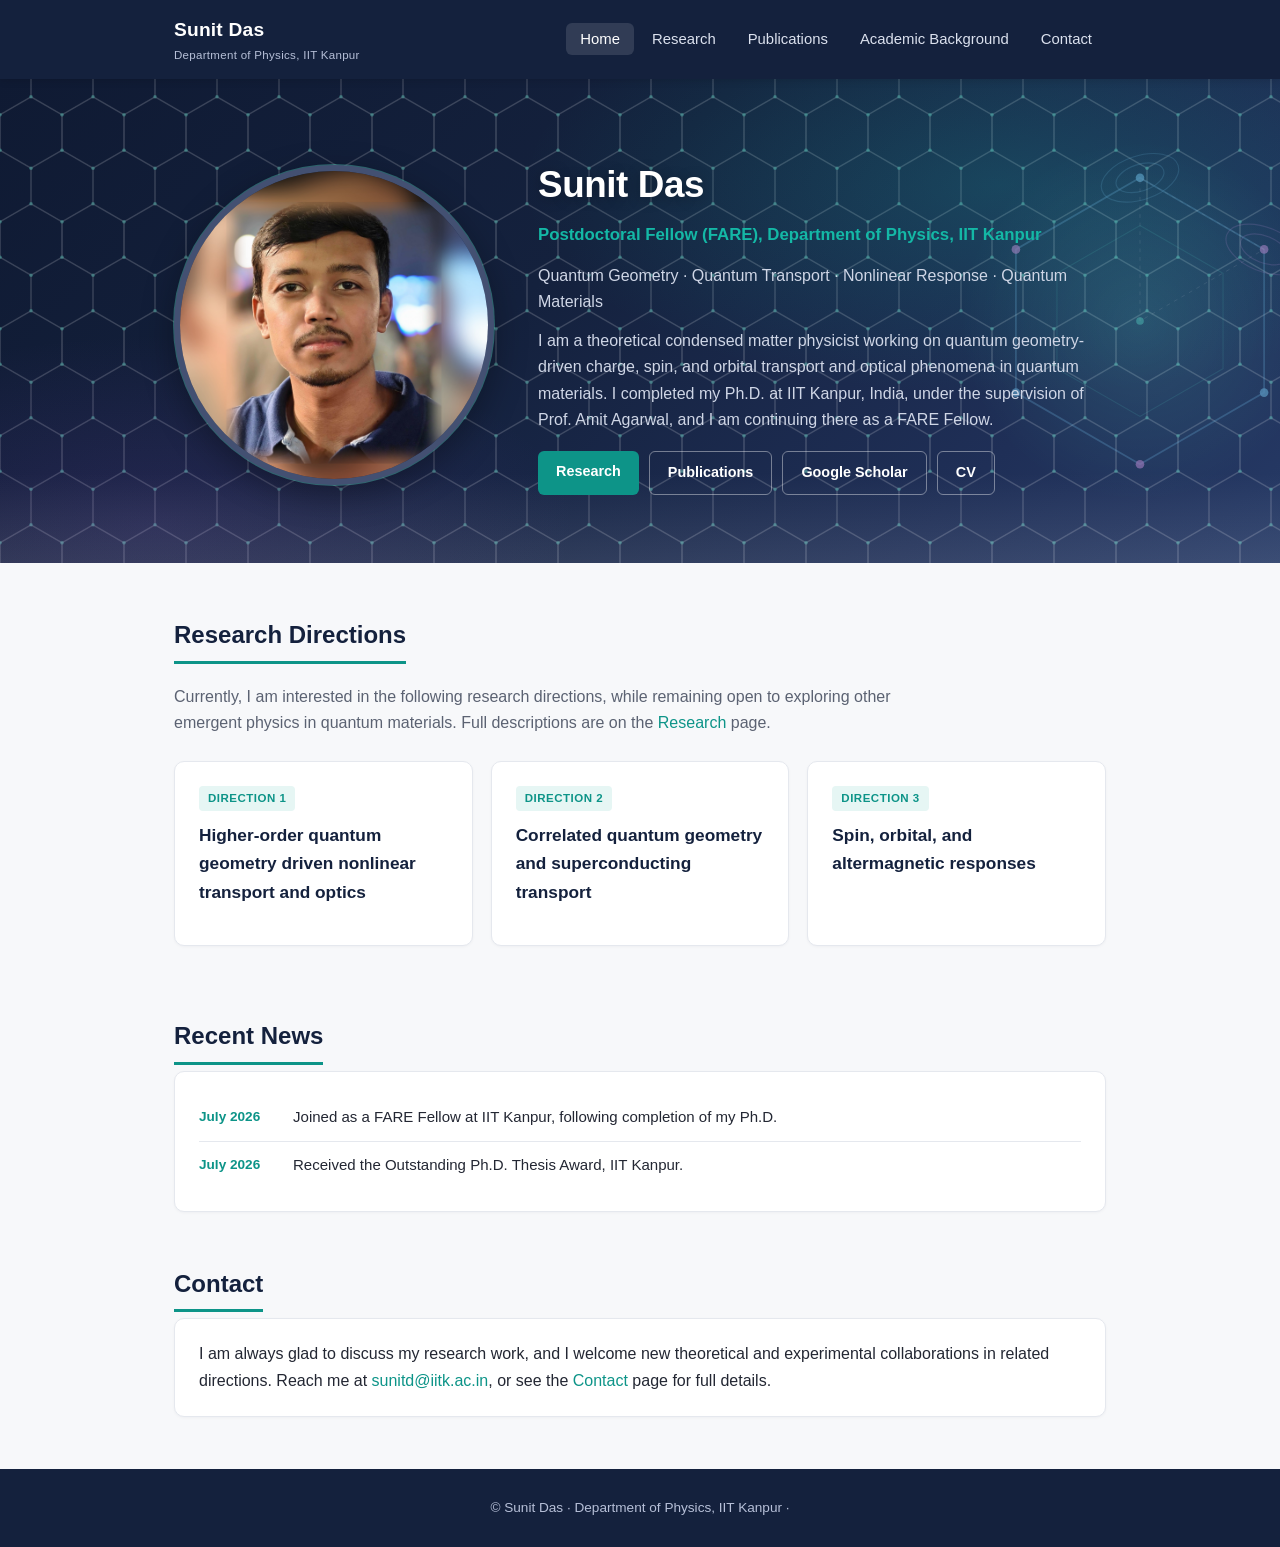
<file: index.html>
<!DOCTYPE html>
<html lang="en">
<head>
<meta charset="UTF-8">
<meta name="viewport" content="width=device-width, initial-scale=1.0">
<title>Sunit Das | Quantum Geometry and Transport Theory, IIT Kanpur</title>
<meta name="description" content="Sunit Das, FARE Fellow, Department of Physics, IIT Kanpur. Theory of quantum geometry induced transport and optical effects in crystalline and two-dimensional mate[...]
<meta name="author" content="Sunit Das">
<link rel="stylesheet" href="css/style.css">
</head>
<body>

<header class="site-header">
  <div class="nav-inner">
    <a class="brand" href="index.html">Sunit Das<small>Department of Physics, IIT Kanpur</small></a>
    <button class="nav-toggle" aria-label="Toggle menu">&#9776;</button>
    <nav class="main-nav">
      <ul>
        <li><a href="index.html" class="active">Home</a></li>
        <li><a href="research.html">Research</a></li>
        <li><a href="publications.html">Publications</a></li>
        <li><a href="background.html">Academic Background</a></li>
        <li><a href="contact.html">Contact</a></li>
      </ul>
    </nav>
  </div>
</header>

<section class="hero">
  <div class="wrap">
    <img class="hero-photo" src="assets/profile-zoomed.jpg" alt="Sunit Das"
         onerror="this.onerror=null;this.src='assets/profile-placeholder.png';">
    <div class="hero-text">
      <h1>Sunit Das</h1>
      <div class="role">Postdoctoral Fellow (FARE), Department of Physics, IIT Kanpur</div>
      <p>
        Quantum Geometry &middot; Quantum Transport &middot; Nonlinear Response &middot;  Quantum Materials
      </p>
      <p style="margin-top:12px;">
        I am a theoretical condensed matter physicist working on quantum geometry-driven charge, spin, and orbital transport and
        optical phenomena in quantum materials. I completed my Ph.D. at IIT Kanpur, India, under
        the supervision of Prof. Amit Agarwal, and I am continuing there as a FARE Fellow.
      </p>
      <div class="hero-links">
        <a class="btn" href="research.html">Research</a>
        <a class="btn outline" href="publications.html">Publications</a>
        <a class="btn outline" href="https://scholar.google.com/citations?user=JmYhzcEAAAAJ&hl=en" target="_blank" rel="noopener">Google Scholar</a>
        <a class="btn outline" href="https://drive.google.com/file/d/1uFpP5jisUST5P-VXCWjvDsFZgtVD_dC7/view" target="_blank" rel="noopener">CV</a>
      </div>
    </div>
  </div>
</section>

<main class="wrap">

  <section>
    <h2>Research Directions</h2>
    <p class="section-intro">
      Currently, I am interested in the following research directions, while remaining open to exploring other emergent physics in quantum materials. Full descriptions are on the
      <a href="research.html">Research</a> page.
    </p>
    <div class="grid-3">
      <div class="card">
        <div class="tag">Direction 1</div>
        <h3>Higher-order quantum geometry driven nonlinear transport and optics</h3>

      </div>
      <div class="card">
        <div class="tag">Direction 2</div>
        <h3>Correlated quantum geometry and superconducting transport</h3>

      </div>
      <div class="card">
        <div class="tag">Direction 3</div>
        <h3>Spin, orbital, and altermagnetic responses</h3>

      </div>
    </div>
  </section>

  <section>
    <h2>Recent News</h2>
    <div class="card">
      <ul class="news-list">

        <li>
          <span class="news-date">July 2026</span>
          <span>Joined as a FARE Fellow at IIT Kanpur, following completion of my Ph.D.</span>
        </li>
        <li>
          <span class="news-date">July 2026</span>
          <span>Received the Outstanding Ph.D. Thesis Award, IIT Kanpur.</span>
        </li>

      </ul>
    </div>
  </section>

  <section>
    <h2>Contact</h2>
    <div class="card">
      <p style="margin:0;">
        I am always glad to discuss my research work, and I welcome new theoretical and experimental
        collaborations in related directions. Reach me at
        <a href="mailto:sunitd@iitk.ac.in">sunitd@iitk.ac.in</a>, or see the
        <a href="contact.html">Contact</a> page for full details.
      </p>
    </div>
  </section>

</main>

<footer>
  <div class="wrap">
    &copy; Sunit Das &middot; Department of Physics, IIT Kanpur &middot;
    <a sunitd[AT]iitk[DOT]ac[DOT]in</a>
  </div>
</footer>

<script src="js/main.js"></script>
</body>
</html>
</file>
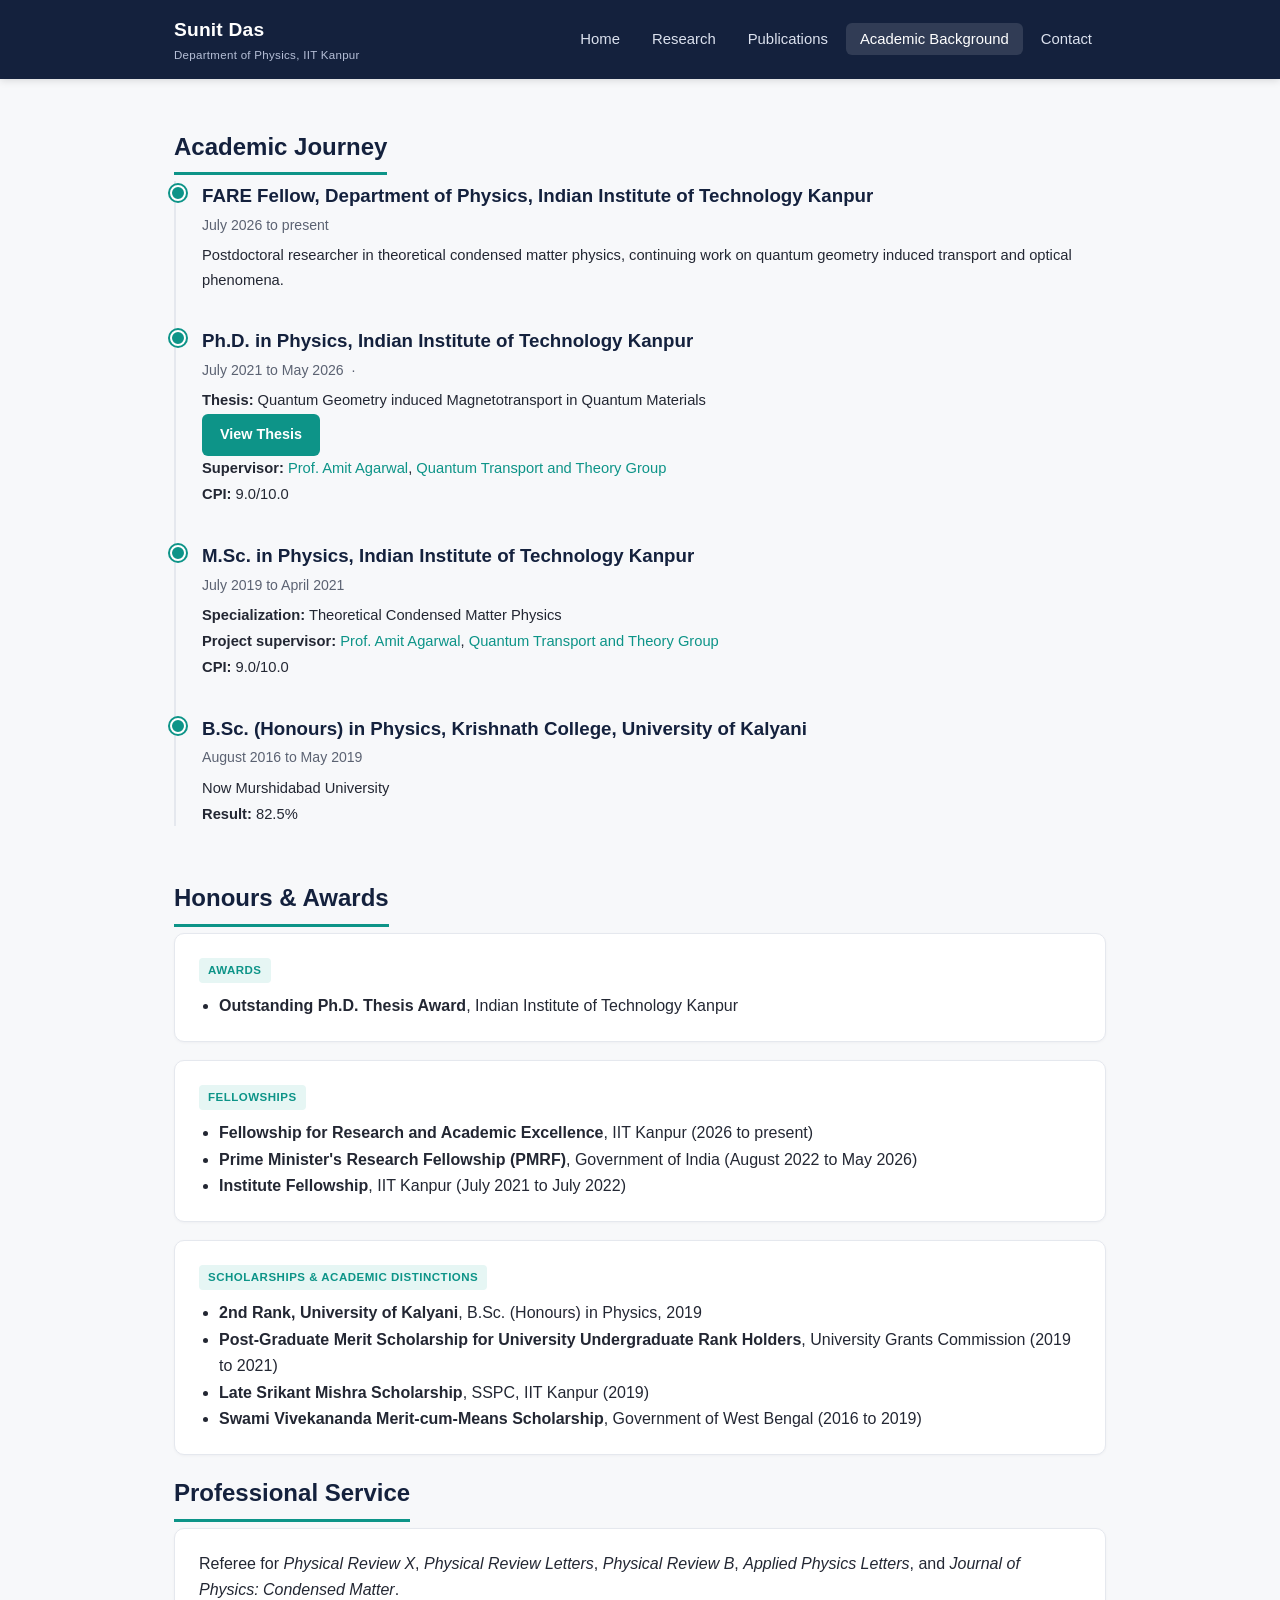
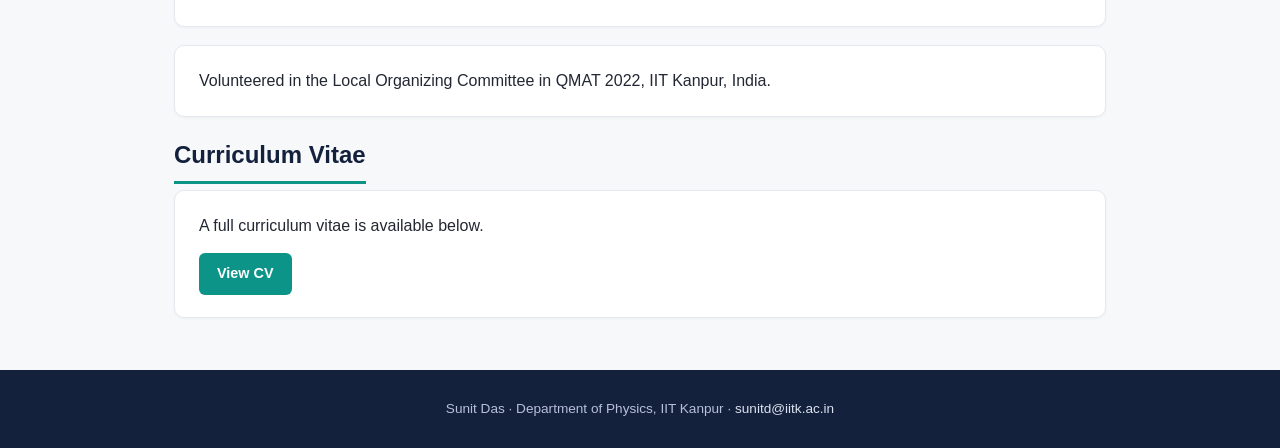
<file: background.html>
<!DOCTYPE html>
<html lang="en">
<head>
<meta charset="UTF-8">
<meta name="viewport" content="width=device-width, initial-scale=1.0">
<title>Academic Background | Sunit Das</title>
<meta name="description" content="Academic background, honours, and awards of Sunit Das, FARE Fellow, Department of Physics, IIT Kanpur.">
<link rel="stylesheet" href="css/style.css">
</head>
<body>

<header class="site-header">
  <div class="nav-inner">
    <a class="brand" href="index.html">Sunit Das<small>Department of Physics, IIT Kanpur</small></a>
    <button class="nav-toggle" aria-label="Toggle menu">&#9776;</button>
    <nav class="main-nav">
      <ul>
        <li><a href="index.html">Home</a></li>
        <li><a href="research.html">Research</a></li>
        <li><a href="publications.html">Publications</a></li>
        <li><a href="background.html" class="active">Academic Background</a></li>
        <li><a href="contact.html">Contact</a></li>
      </ul>
    </nav>
  </div>
</header>

<main class="wrap" style="padding-top:48px;">

  <section>
    <h2>Academic Journey</h2>

    <div class="timeline">
      <div class="timeline-item">
        <h3>FARE Fellow, Department of Physics, Indian Institute of Technology Kanpur</h3>
        <div class="dates">July 2026 to present</div>
        <div class="meta">
          <div>Postdoctoral researcher in theoretical condensed matter physics, continuing work on quantum geometry induced transport and optical phenomena.</div>
        </div>
      </div>

      <div class="timeline-item">
        <h3>Ph.D. in Physics, Indian Institute of Technology Kanpur</h3>
        <div class="dates">July 2021 to May 2026 &nbsp;&middot;&nbsp; </div>
        <div class="meta">
          <div><strong>Thesis:</strong> Quantum Geometry induced Magnetotransport in Quantum Materials</div> <a class="btn" href="https://www.dropbox.com/scl/fi/i3drywmiux1ul8nn7564z/thesis_sunit_submitted.pdf?rlkey=0ssbck897nd4qv3mov4kmj187&st=piodf93t&dl=0" target="_blank" rel="noopener">View Thesis</a>
          <div><strong>Supervisor:</strong> <a href="https://iitk.ac.in/new/dr-amit-kumar-agarwal" target="_blank" rel="noopener">Prof. Amit Agarwal</a>, <a href="https://sites.google.com/site/amitkag1/home" target="_blank" rel="noopener">Quantum Transport and Theory Group</a></div>
          <div><strong>CPI:</strong> 9.0/10.0</div>
        </div>
      </div>

      <div class="timeline-item">
        <h3>M.Sc. in Physics, Indian Institute of Technology Kanpur</h3>
        <div class="dates">July 2019 to April 2021</div>
        <div class="meta">
          <div><strong>Specialization:</strong> Theoretical Condensed Matter Physics</div>
          <div><strong>Project supervisor:</strong> <a href="https://iitk.ac.in/new/dr-amit-kumar-agarwal" target="_blank" rel="noopener">Prof. Amit Agarwal</a>, <a href="https://sites.google.com/site/amitkag1/home" target="_blank" rel="noopener">Quantum Transport and Theory Group</a></div>
          <div><strong>CPI:</strong> 9.0/10.0</div>
        </div>
      </div>

      <div class="timeline-item">
        <h3>B.Sc. (Honours) in Physics, Krishnath College, University of Kalyani</h3>
        <div class="dates">August 2016 to May 2019</div>
        <div class="meta">
          <div>Now Murshidabad University</div>
          <div><strong>Result:</strong> 82.5%</div>
        </div>
      </div>
    </div>
  </section>

  <section>
    <h2>Honours &amp; Awards</h2>

    <div class="card">
      <div class="tag">Awards</div>
      <ul style="margin:0; padding-left:20px;">
        <li><strong>Outstanding Ph.D. Thesis Award</strong>, Indian Institute of Technology Kanpur</li>
      </ul>
    </div>

    <div class="card">
      <div class="tag">Fellowships</div>
      <ul style="margin:0; padding-left:20px;">
        <li><strong>Fellowship for Research and Academic Excellence</strong>, IIT Kanpur (2026 to present)</li>
        <li><strong>Prime Minister's Research Fellowship (PMRF)</strong>, Government of India (August 2022 to May 2026)</li>
        <li><strong>Institute Fellowship</strong>, IIT Kanpur (July 2021 to July 2022)</li>
      </ul>
    </div>

    <div class="card">
      <div class="tag">Scholarships &amp; Academic Distinctions</div>
      <ul style="margin:0; padding-left:20px;">
        <li><strong>2nd Rank, University of Kalyani</strong>, B.Sc. (Honours) in Physics, 2019</li>
        <li><strong>Post-Graduate Merit Scholarship for University Undergraduate Rank Holders</strong>, University Grants Commission (2019 to 2021)</li>
        <li><strong>Late Srikant Mishra Scholarship</strong>, SSPC, IIT Kanpur (2019)</li>
        <li><strong>Swami Vivekananda Merit-cum-Means Scholarship</strong>, Government of West Bengal (2016 to 2019)</li>
      </ul>
    </div>
<section>
  <h2> Professional Service</h2>
    <div class="card">
  
      <p style="margin:0;">
        Referee for <em>Physical Review X</em>, <em>Physical Review Letters</em>, <em>Physical Review B</em>,
        <em>Applied Physics Letters</em>, and <em>Journal of Physics: Condensed Matter</em>.
      </p>
    </div>
<div class="card">
      <p style="margin:0;">
        Volunteered in the Local Organizing Committee in QMAT 2022, IIT Kanpur, India.
      </p>
    </div>
 

  <section>
    <h2>Curriculum Vitae</h2>
    <div class="card">
      <p style="margin:0 0 14px;">A full curriculum vitae is available below.</p>
      <a class="btn" href="https://drive.google.com/file/d/1uFpP5jisUST5P-VXCWjvDsFZgtVD_dC7/view" target="_blank" rel="noopener">View CV</a>
    </div>
  </section>

</main>

<footer>
  <div class="wrap">
    Sunit Das &middot; Department of Physics, IIT Kanpur &middot;
    <a href="mailto:sunitd@iitk.ac.in">sunitd@iitk.ac.in</a>
  </div>
</footer>

<script src="js/main.js"></script>
</body>
</html>
</file>
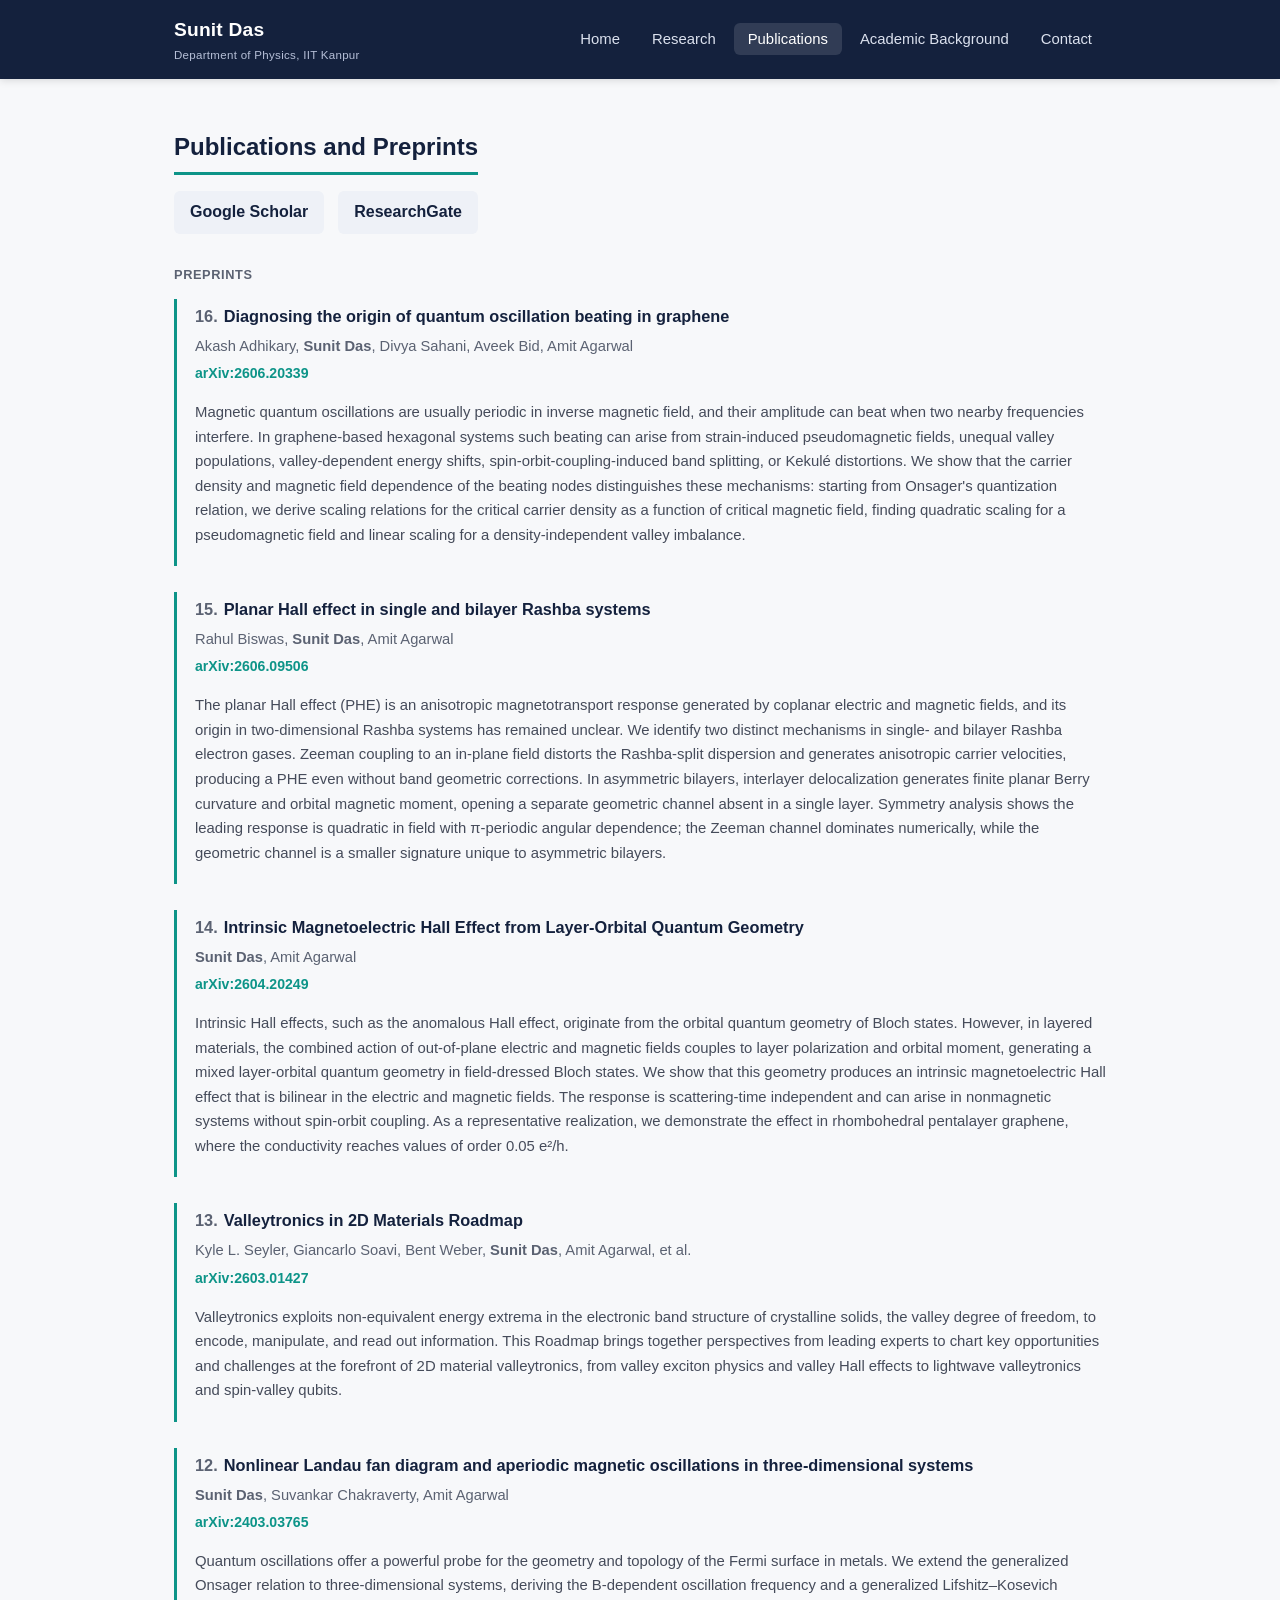
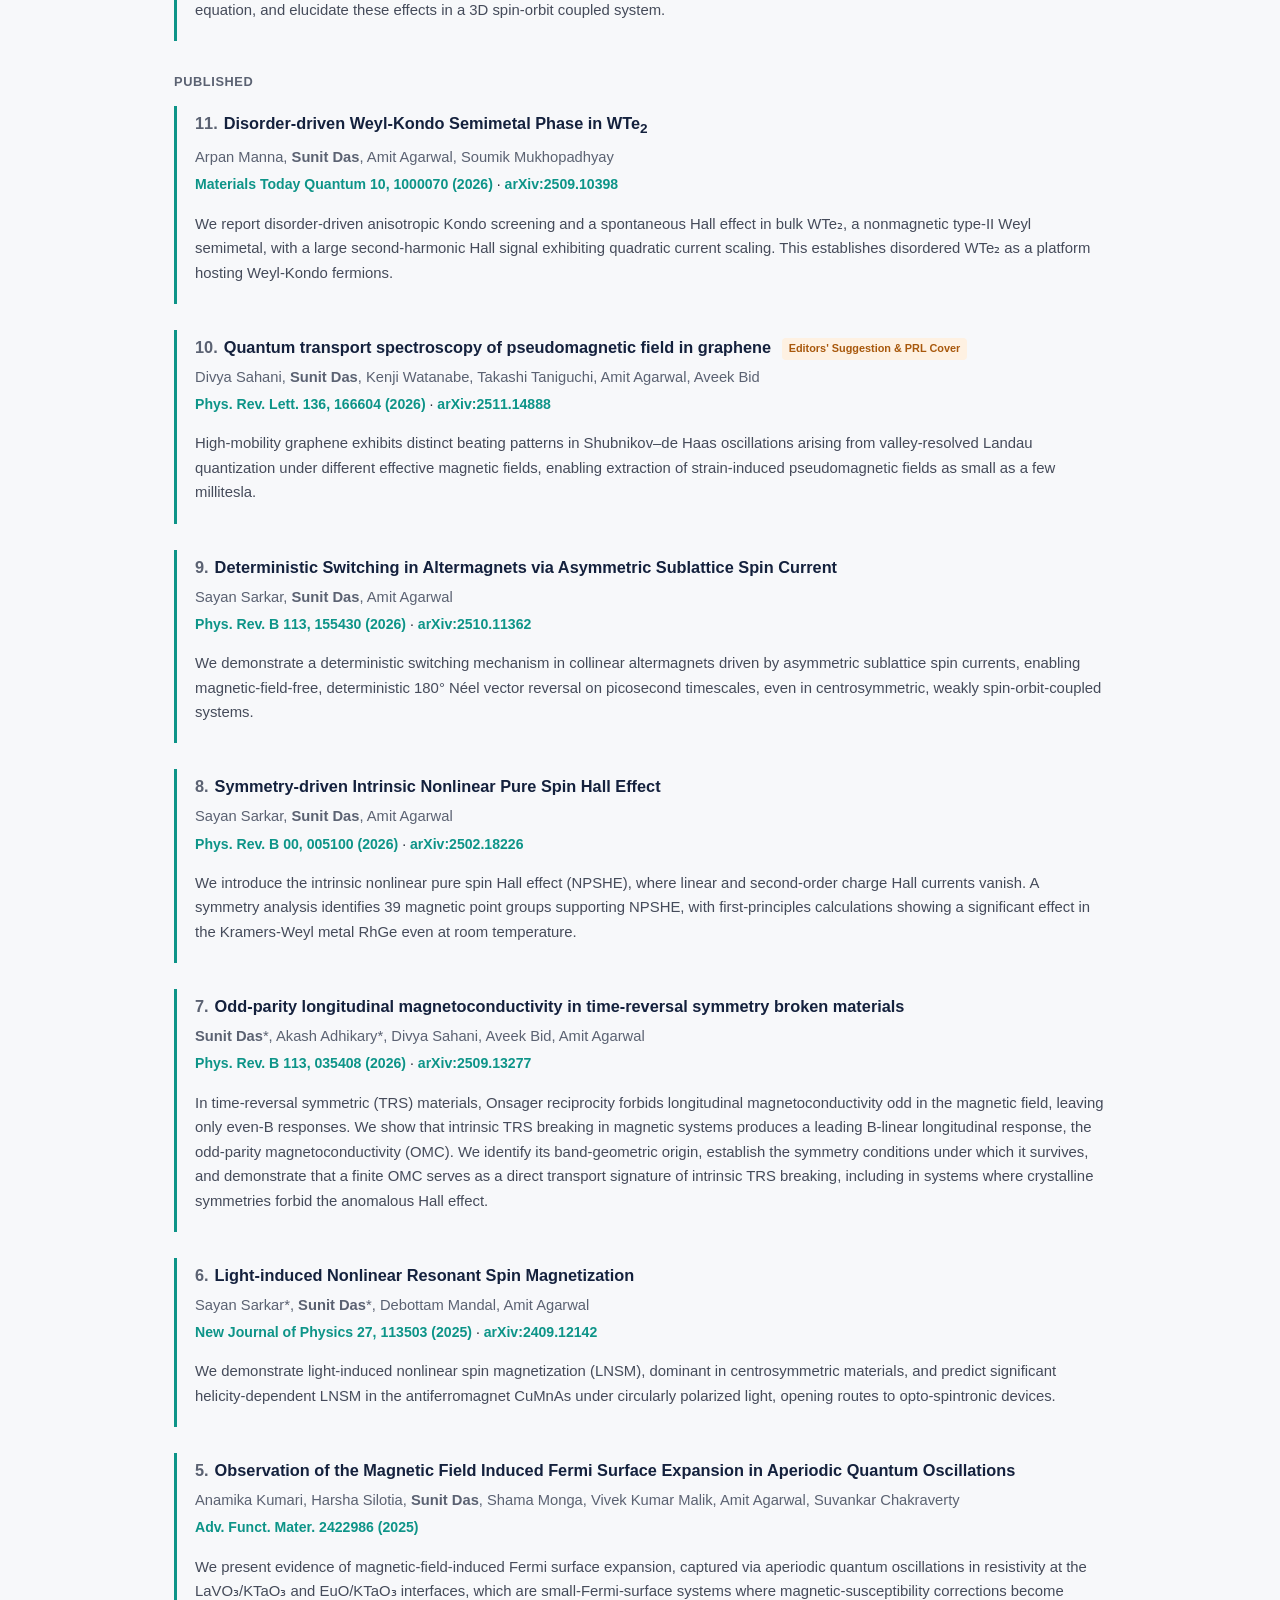
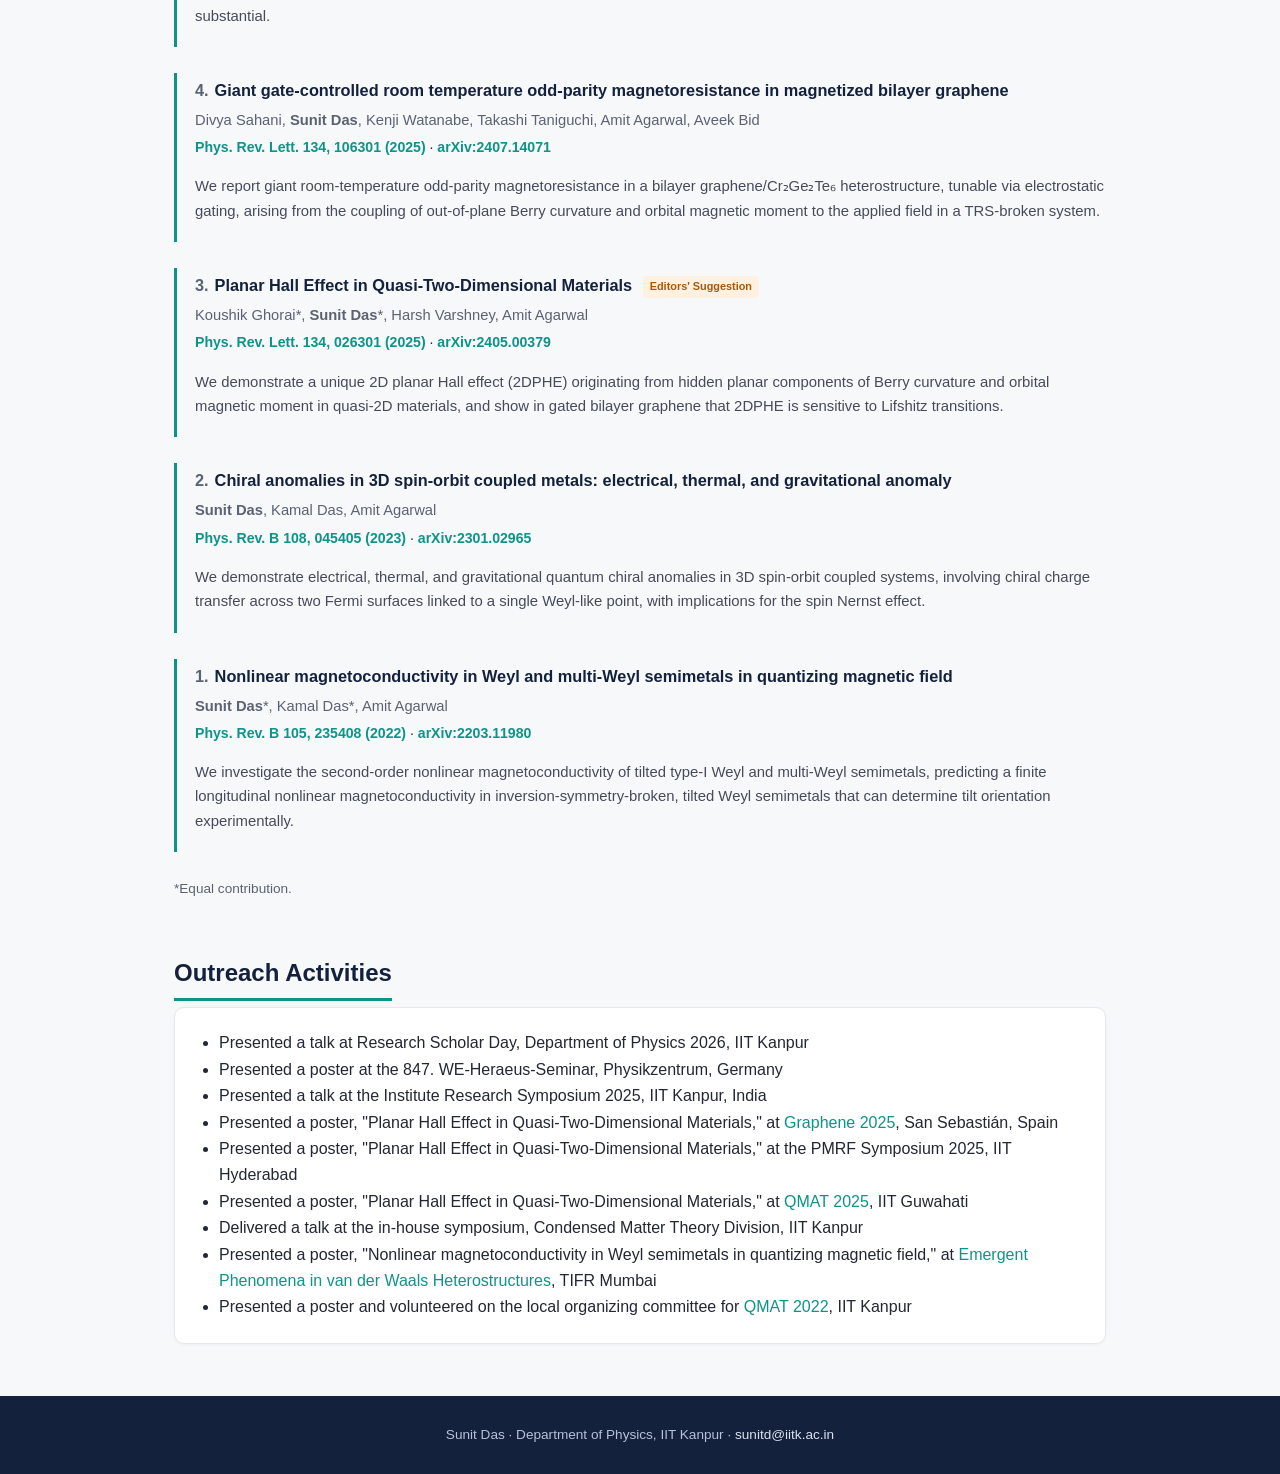
<file: publications.html>
<!DOCTYPE html>
<html lang="en">
<head>
<meta charset="UTF-8">
<meta name="viewport" content="width=device-width, initial-scale=1.0">
<title>Publications | Sunit Das</title>
<meta name="description" content="Publications and preprints by Sunit Das, Department of Physics, IIT Kanpur.">
<link rel="stylesheet" href="css/style.css">
</head>
<body>

<header class="site-header">
  <div class="nav-inner">
    <a class="brand" href="index.html">Sunit Das<small>Department of Physics, IIT Kanpur</small></a>
    <button class="nav-toggle" aria-label="Toggle menu">&#9776;</button>
    <nav class="main-nav">
      <ul>
        <li><a href="index.html">Home</a></li>
        <li><a href="research.html">Research</a></li>
        <li><a href="publications.html" class="active">Publications</a></li>
        <li><a href="background.html">Academic Background</a></li>
        <li><a href="contact.html">Contact</a></li>
      </ul>
    </nav>
  </div>
</header>

<main class="wrap" style="padding-top:48px;">

  <section>
    <h2>Publications and Preprints</h2>
    <div class="profile-links">
      <a href="https://scholar.google.com/citations?user=JmYhzcEAAAAJ&hl=en" target="_blank" rel="noopener">Google Scholar</a>
      <a href="https://www.researchgate.net/profile/Sunit-Das-6" target="_blank" rel="noopener">ResearchGate</a>
    </div>

    <div class="pub-group-label">Preprints</div>

    <div class="pub">
      <h3><span class="pub-num">16.</span>Diagnosing the origin of quantum oscillation beating in graphene</h3>
      <div class="authors">Akash Adhikary, <b>Sunit Das</b>, Divya Sahani, Aveek Bid, Amit Agarwal</div>
      <div class="venue"><a href="https://arxiv.org/abs/2606.20339" target="_blank" rel="noopener">arXiv:2606.20339</a></div>
      <p class="abstract">Magnetic quantum oscillations are usually periodic in inverse magnetic field, and their amplitude can beat when two nearby frequencies interfere. In graphene-based hexagonal systems such beating can arise from strain-induced pseudomagnetic fields, unequal valley populations, valley-dependent energy shifts, spin-orbit-coupling-induced band splitting, or Kekulé distortions. We show that the carrier density and magnetic field dependence of the beating nodes distinguishes these mechanisms: starting from Onsager's quantization relation, we derive scaling relations for the critical carrier density as a function of critical magnetic field, finding quadratic scaling for a pseudomagnetic field and linear scaling for a density-independent valley imbalance.</p>
    </div>

            <div class="pub">
      <h3><span class="pub-num">15.</span>Planar Hall effect in single and bilayer Rashba systems</h3>
      <div class="authors">Rahul Biswas, <b>Sunit Das</b>, Amit Agarwal</div>
      <div class="venue"><a href="https://arxiv.org/abs/2606.09506" target="_blank" rel="noopener">arXiv:2606.09506</a></div>
      <p class="abstract"> The planar Hall effect (PHE) is an anisotropic magnetotransport response generated by coplanar electric and magnetic fields, and its origin in two-dimensional Rashba systems has remained unclear. We identify two distinct mechanisms in single- and bilayer Rashba electron gases. Zeeman coupling to an in-plane field distorts the Rashba-split dispersion and generates anisotropic carrier velocities, producing a PHE even without band geometric corrections. In asymmetric bilayers, interlayer delocalization generates finite planar Berry curvature and orbital magnetic moment, opening a separate geometric channel absent in a single layer. Symmetry analysis shows the leading response is quadratic in field with π-periodic angular dependence; the Zeeman channel dominates numerically, while the geometric channel is a smaller signature unique to asymmetric bilayers. </p>
    </div>

    <div class="pub">
      <h3><span class="pub-num">14.</span>Intrinsic Magnetoelectric Hall Effect from Layer-Orbital Quantum Geometry</h3>
      <div class="authors"><b>Sunit Das</b>, Amit Agarwal</div>
      <div class="venue"><a href="https://arxiv.org/abs/2604.20249" target="_blank" rel="noopener">arXiv:2604.20249</a></div>
      <p class="abstract">Intrinsic Hall effects, such as the anomalous Hall effect, originate from the orbital quantum geometry of Bloch states. However, in layered materials, the combined action of out-of-plane electric and magnetic fields couples to layer polarization and orbital moment, generating a mixed layer-orbital quantum geometry in field-dressed Bloch states. We show that this geometry produces an intrinsic magnetoelectric Hall effect that is bilinear in the electric and magnetic fields. The response is scattering-time independent and can arise in nonmagnetic systems without spin-orbit coupling. As a representative realization, we demonstrate the effect in rhombohedral pentalayer graphene, where the conductivity reaches values of order 0.05 e²/h.</p>
    </div>

    <div class="pub">
      <h3><span class="pub-num">13.</span>Valleytronics in 2D Materials Roadmap</h3>
      <div class="authors">Kyle L. Seyler, Giancarlo Soavi, Bent Weber, <b>Sunit Das</b>, Amit Agarwal, et al.</div>
      <div class="venue"><a href="https://arxiv.org/abs/2603.01427" target="_blank" rel="noopener">arXiv:2603.01427</a></div>
      <p class="abstract">Valleytronics exploits non-equivalent energy extrema in the electronic band structure of crystalline solids, the valley degree of freedom, to encode, manipulate, and read out information. This Roadmap brings together perspectives from leading experts to chart key opportunities and challenges at the forefront of 2D material valleytronics, from valley exciton physics and valley Hall effects to lightwave valleytronics and spin-valley qubits.</p>
    </div>

    <div class="pub">
      <h3><span class="pub-num">12.</span>Nonlinear Landau fan diagram and aperiodic magnetic oscillations in three-dimensional systems</h3>
      <div class="authors"><b>Sunit Das</b>, Suvankar Chakraverty, Amit Agarwal</div>
      <div class="venue"><a href="https://arxiv.org/abs/2403.03765" target="_blank" rel="noopener">arXiv:2403.03765</a></div>
      <p class="abstract">Quantum oscillations offer a powerful probe for the geometry and topology of the Fermi surface in metals. We extend the generalized Onsager relation to three-dimensional systems, deriving the B-dependent oscillation frequency and a generalized Lifshitz–Kosevich equation, and elucidate these effects in a 3D spin-orbit coupled system.</p>
    </div>

    <div class="pub-group-label">Published</div>

    <div class="pub">
      <h3><span class="pub-num">11.</span>Disorder-driven Weyl-Kondo Semimetal Phase in WTe<sub>2</sub></h3>
      <div class="authors">Arpan Manna, <b>Sunit Das</b>, Amit Agarwal, Soumik Mukhopadhyay</div>
      <div class="venue"><a href="https://www.sciencedirect.com/science/article/pii/S2950257826000120" target="_blank" rel="noopener">Materials Today Quantum 10, 1000070 (2026)</a> &middot; <a href="https://arxiv.org/abs/2509.10398" target="_blank" rel="noopener">arXiv:2509.10398</a></div>
      <p class="abstract">We report disorder-driven anisotropic Kondo screening and a spontaneous Hall effect in bulk WTe₂, a nonmagnetic type-II Weyl semimetal, with a large second-harmonic Hall signal exhibiting quadratic current scaling. This establishes disordered WTe₂ as a platform hosting Weyl-Kondo fermions.</p>
    </div>

    <div class="pub">
      <h3><span class="pub-num">10.</span>Quantum transport spectroscopy of pseudomagnetic field in graphene <span class="badge">Editors' Suggestion &amp; PRL Cover</span></h3>
      <div class="authors">Divya Sahani, <b>Sunit Das</b>, Kenji Watanabe, Takashi Taniguchi, Amit Agarwal, Aveek Bid</div>
      <div class="venue"><a href="https://doi.org/10.1103/vcry-z8kl" target="_blank" rel="noopener">Phys. Rev. Lett. 136, 166604 (2026)</a> &middot; <a href="https://arxiv.org/abs/2511.14888" target="_blank" rel="noopener">arXiv:2511.14888</a></div>
      <p class="abstract">High-mobility graphene exhibits distinct beating patterns in Shubnikov–de Haas oscillations arising from valley-resolved Landau quantization under different effective magnetic fields, enabling extraction of strain-induced pseudomagnetic fields as small as a few millitesla.</p>
    </div>

    <div class="pub">
      <h3><span class="pub-num">9.</span>Deterministic Switching in Altermagnets via Asymmetric Sublattice Spin Current</h3>
      <div class="authors">Sayan Sarkar, <b>Sunit Das</b>, Amit Agarwal</div>
      <div class="venue"><a href="https://doi.org/10.1103/kzcp-wcj6" target="_blank" rel="noopener">Phys. Rev. B 113, 155430 (2026)</a> &middot; <a href="https://arxiv.org/abs/2510.11362" target="_blank" rel="noopener">arXiv:2510.11362</a></div>
      <p class="abstract">We demonstrate a deterministic switching mechanism in collinear altermagnets driven by asymmetric sublattice spin currents, enabling magnetic-field-free, deterministic 180° Néel vector reversal on picosecond timescales, even in centrosymmetric, weakly spin-orbit-coupled systems.</p>
    </div>

    <div class="pub">
      <h3><span class="pub-num">8.</span>Symmetry-driven Intrinsic Nonlinear Pure Spin Hall Effect</h3>
      <div class="authors">Sayan Sarkar, <b>Sunit Das</b>, Amit Agarwal</div>
      <div class="venue"><a href="https://doi.org/10.1103/swzr-55sp" target="_blank" rel="noopener">Phys. Rev. B 00, 005100 (2026)</a> &middot; <a href="https://arxiv.org/abs/2502.18226" target="_blank" rel="noopener">arXiv:2502.18226</a></div>
      <p class="abstract">We introduce the intrinsic nonlinear pure spin Hall effect (NPSHE), where linear and second-order charge Hall currents vanish. A symmetry analysis identifies 39 magnetic point groups supporting NPSHE, with first-principles calculations showing a significant effect in the Kramers-Weyl metal RhGe even at room temperature.</p>
    </div>

    <div class="pub">
      <h3><span class="pub-num">7.</span>Odd-parity longitudinal magnetoconductivity in time-reversal symmetry broken materials</h3>
      <div class="authors"><b>Sunit Das</b>*, Akash Adhikary*, Divya Sahani, Aveek Bid, Amit Agarwal</div>
      <div class="venue"><a href="https://journals.aps.org/prb/abstract/10.1103/h9j8-2bqy" target="_blank" rel="noopener">Phys. Rev. B 113, 035408 (2026)</a> &middot; <a href="https://arxiv.org/abs/2509.13277" target="_blank" rel="noopener">arXiv:2509.13277</a></div>
      <p class="abstract">In time-reversal symmetric (TRS) materials, Onsager reciprocity forbids longitudinal magnetoconductivity odd in the magnetic field, leaving only even-B responses. We show that intrinsic TRS breaking in magnetic systems produces a leading B-linear longitudinal response, the odd-parity magnetoconductivity (OMC). We identify its band-geometric origin, establish the symmetry conditions under which it survives, and demonstrate that a finite OMC serves as a direct transport signature of intrinsic TRS breaking, including in systems where crystalline symmetries forbid the anomalous Hall effect.</p>
    </div>

    <div class="pub">
      <h3><span class="pub-num">6.</span>Light-induced Nonlinear Resonant Spin Magnetization</h3>
      <div class="authors">Sayan Sarkar*, <b>Sunit Das</b>*, Debottam Mandal, Amit Agarwal</div>
      <div class="venue"><a href="https://iopscience.iop.org/article/10.1088/1367-2630/ae1868" target="_blank" rel="noopener">New Journal of Physics 27, 113503 (2025)</a> &middot; <a href="https://arxiv.org/abs/2409.12142" target="_blank" rel="noopener">arXiv:2409.12142</a></div>
      <p class="abstract">We demonstrate light-induced nonlinear spin magnetization (LNSM), dominant in centrosymmetric materials, and predict significant helicity-dependent LNSM in the antiferromagnet CuMnAs under circularly polarized light, opening routes to opto-spintronic devices.</p>
    </div>

    <div class="pub">
      <h3><span class="pub-num">5.</span>Observation of the Magnetic Field Induced Fermi Surface Expansion in Aperiodic Quantum Oscillations</h3>
      <div class="authors">Anamika Kumari, Harsha Silotia, <b>Sunit Das</b>, Shama Monga, Vivek Kumar Malik, Amit Agarwal, Suvankar Chakraverty</div>
      <div class="venue"><a href="https://advanced.onlinelibrary.wiley.com/doi/10.1002/adfm.202422986" target="_blank" rel="noopener">Adv. Funct. Mater. 2422986 (2025)</a></div>
      <p class="abstract">We present evidence of magnetic-field-induced Fermi surface expansion, captured via aperiodic quantum oscillations in resistivity at the LaVO₃/KTaO₃ and EuO/KTaO₃ interfaces, which are small-Fermi-surface systems where magnetic-susceptibility corrections become substantial.</p>
    </div>

    <div class="pub">
      <h3><span class="pub-num">4.</span>Giant gate-controlled room temperature odd-parity magnetoresistance in magnetized bilayer graphene</h3>
      <div class="authors">Divya Sahani, <b>Sunit Das</b>, Kenji Watanabe, Takashi Taniguchi, Amit Agarwal, Aveek Bid</div>
      <div class="venue"><a href="https://journals.aps.org/prl/abstract/10.1103/PhysRevLett.134.106301" target="_blank" rel="noopener">Phys. Rev. Lett. 134, 106301 (2025)</a> &middot; <a href="https://arxiv.org/abs/2407.14071" target="_blank" rel="noopener">arXiv:2407.14071</a></div>
      <p class="abstract">We report giant room-temperature odd-parity magnetoresistance in a bilayer graphene/Cr₂Ge₂Te₆ heterostructure, tunable via electrostatic gating, arising from the coupling of out-of-plane Berry curvature and orbital magnetic moment to the applied field in a TRS-broken system.</p>
    </div>

    <div class="pub">
      <h3><span class="pub-num">3.</span>Planar Hall Effect in Quasi-Two-Dimensional Materials <span class="badge">Editors' Suggestion</span></h3>
      <div class="authors">Koushik Ghorai*, <b>Sunit Das</b>*, Harsh Varshney, Amit Agarwal</div>
      <div class="venue"><a href="https://journals.aps.org/prl/abstract/10.1103/PhysRevLett.134.026301" target="_blank" rel="noopener">Phys. Rev. Lett. 134, 026301 (2025)</a> &middot; <a href="https://arxiv.org/abs/2405.00379" target="_blank" rel="noopener">arXiv:2405.00379</a></div>
      <p class="abstract">We demonstrate a unique 2D planar Hall effect (2DPHE) originating from hidden planar components of Berry curvature and orbital magnetic moment in quasi-2D materials, and show in gated bilayer graphene that 2DPHE is sensitive to Lifshitz transitions.</p>
    </div>

    <div class="pub">
      <h3><span class="pub-num">2.</span>Chiral anomalies in 3D spin-orbit coupled metals: electrical, thermal, and gravitational anomaly</h3>
      <div class="authors"><b>Sunit Das</b>, Kamal Das, Amit Agarwal</div>
      <div class="venue"><a href="https://journals.aps.org/prb/abstract/10.1103/PhysRevB.108.045405" target="_blank" rel="noopener">Phys. Rev. B 108, 045405 (2023)</a> &middot; <a href="https://arxiv.org/abs/2301.02965" target="_blank" rel="noopener">arXiv:2301.02965</a></div>
      <p class="abstract">We demonstrate electrical, thermal, and gravitational quantum chiral anomalies in 3D spin-orbit coupled systems, involving chiral charge transfer across two Fermi surfaces linked to a single Weyl-like point, with implications for the spin Nernst effect.</p>
    </div>

    <div class="pub">
      <h3><span class="pub-num">1.</span>Nonlinear magnetoconductivity in Weyl and multi-Weyl semimetals in quantizing magnetic field</h3>
      <div class="authors"><b>Sunit Das</b>*, Kamal Das*, Amit Agarwal</div>
      <div class="venue"><a href="https://journals.aps.org/prb/abstract/10.1103/PhysRevB.105.235408" target="_blank" rel="noopener">Phys. Rev. B 105, 235408 (2022)</a> &middot; <a href="https://arxiv.org/abs/2203.11980" target="_blank" rel="noopener">arXiv:2203.11980</a></div>
      <p class="abstract">We investigate the second-order nonlinear magnetoconductivity of tilted type-I Weyl and multi-Weyl semimetals, predicting a finite longitudinal nonlinear magnetoconductivity in inversion-symmetry-broken, tilted Weyl semimetals that can determine tilt orientation experimentally.</p>
    </div>

    <p style="color:var(--muted); font-size:0.85rem;">*Equal contribution.</p>
  </section>

  <section>
    <h2>Outreach Activities</h2>
    <div class="card">
      <ul style="margin:0; padding-left:20px;">
        <li>Presented a talk at Research Scholar Day, Department of Physics 2026, IIT Kanpur</li>
        <li>Presented a poster at the 847. WE-Heraeus-Seminar, Physikzentrum, Germany</li>
        <li>Presented a talk at the Institute Research Symposium 2025, IIT Kanpur, India</li>
        <li>Presented a poster, "Planar Hall Effect in Quasi-Two-Dimensional Materials," at <a href="https://www.grapheneconf.com/2025/speakersinfo.php" target="_blank" rel="noopener">Graphene 2025</a>, San Sebastián, Spain</li>
        <li>Presented a poster, "Planar Hall Effect in Quasi-Two-Dimensional Materials," at the PMRF Symposium 2025, IIT Hyderabad</li>
        <li>Presented a poster, "Planar Hall Effect in Quasi-Two-Dimensional Materials," at <a href="https://event.iitg.ac.in/qmat2024/" target="_blank" rel="noopener">QMAT 2025</a>, IIT Guwahati</li>
        <li>Delivered a talk at the in-house symposium, Condensed Matter Theory Division, IIT Kanpur</li>
        <li>Presented a poster, "Nonlinear magnetoconductivity in Weyl semimetals in quantizing magnetic field," at <a href="https://sites.google.com/view/emergentvdw/" target="_blank" rel="noopener">Emergent Phenomena in van der Waals Heterostructures</a>, TIFR Mumbai</li>
        <li>Presented a poster and volunteered on the local organizing committee for <a href="https://www.iitk.ac.in/cce/courses/22-23/qmat2022/" target="_blank" rel="noopener">QMAT 2022</a>, IIT Kanpur</li>
      </ul>
    </div>
  </section>



</main>

<footer>
  <div class="wrap">
    Sunit Das &middot; Department of Physics, IIT Kanpur &middot;
    <a href="mailto:sunitd@iitk.ac.in">sunitd@iitk.ac.in</a>
  </div>
</footer>

<script src="js/main.js"></script>
</body>
</html>
</file>
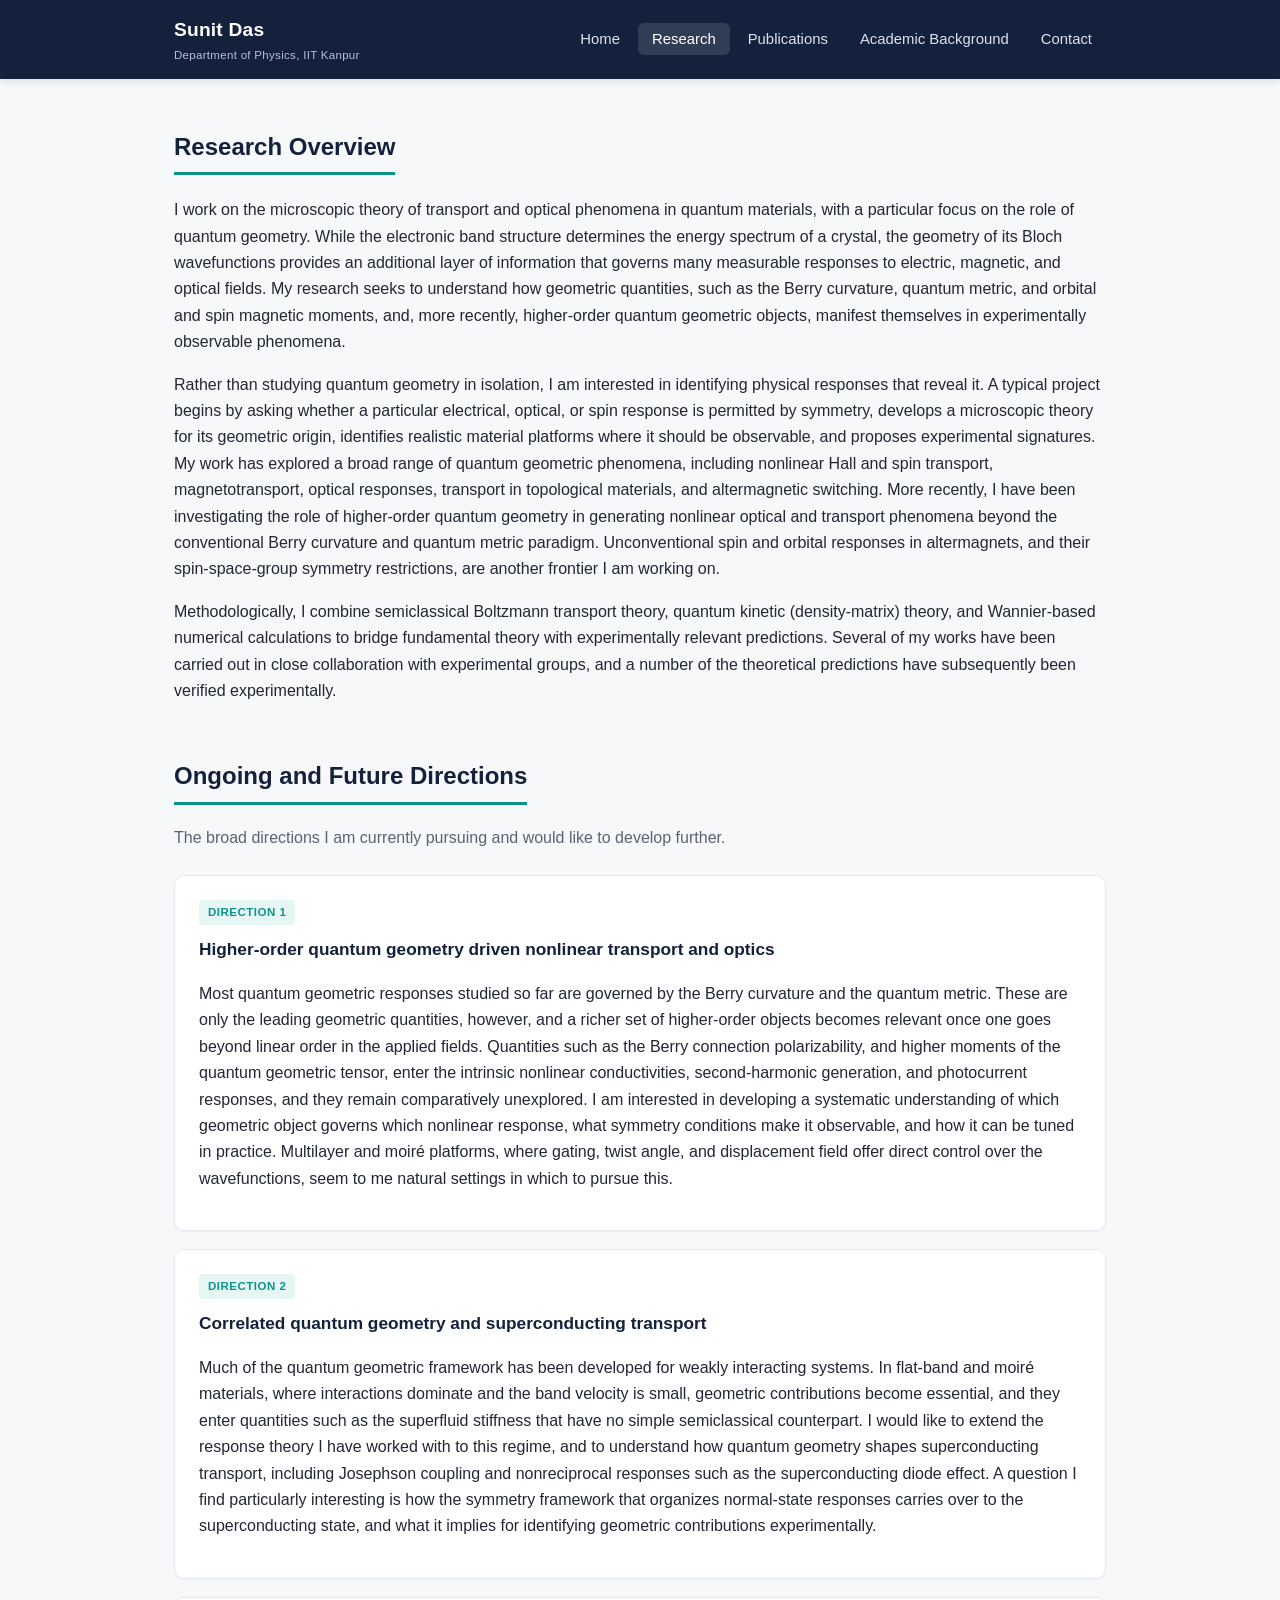
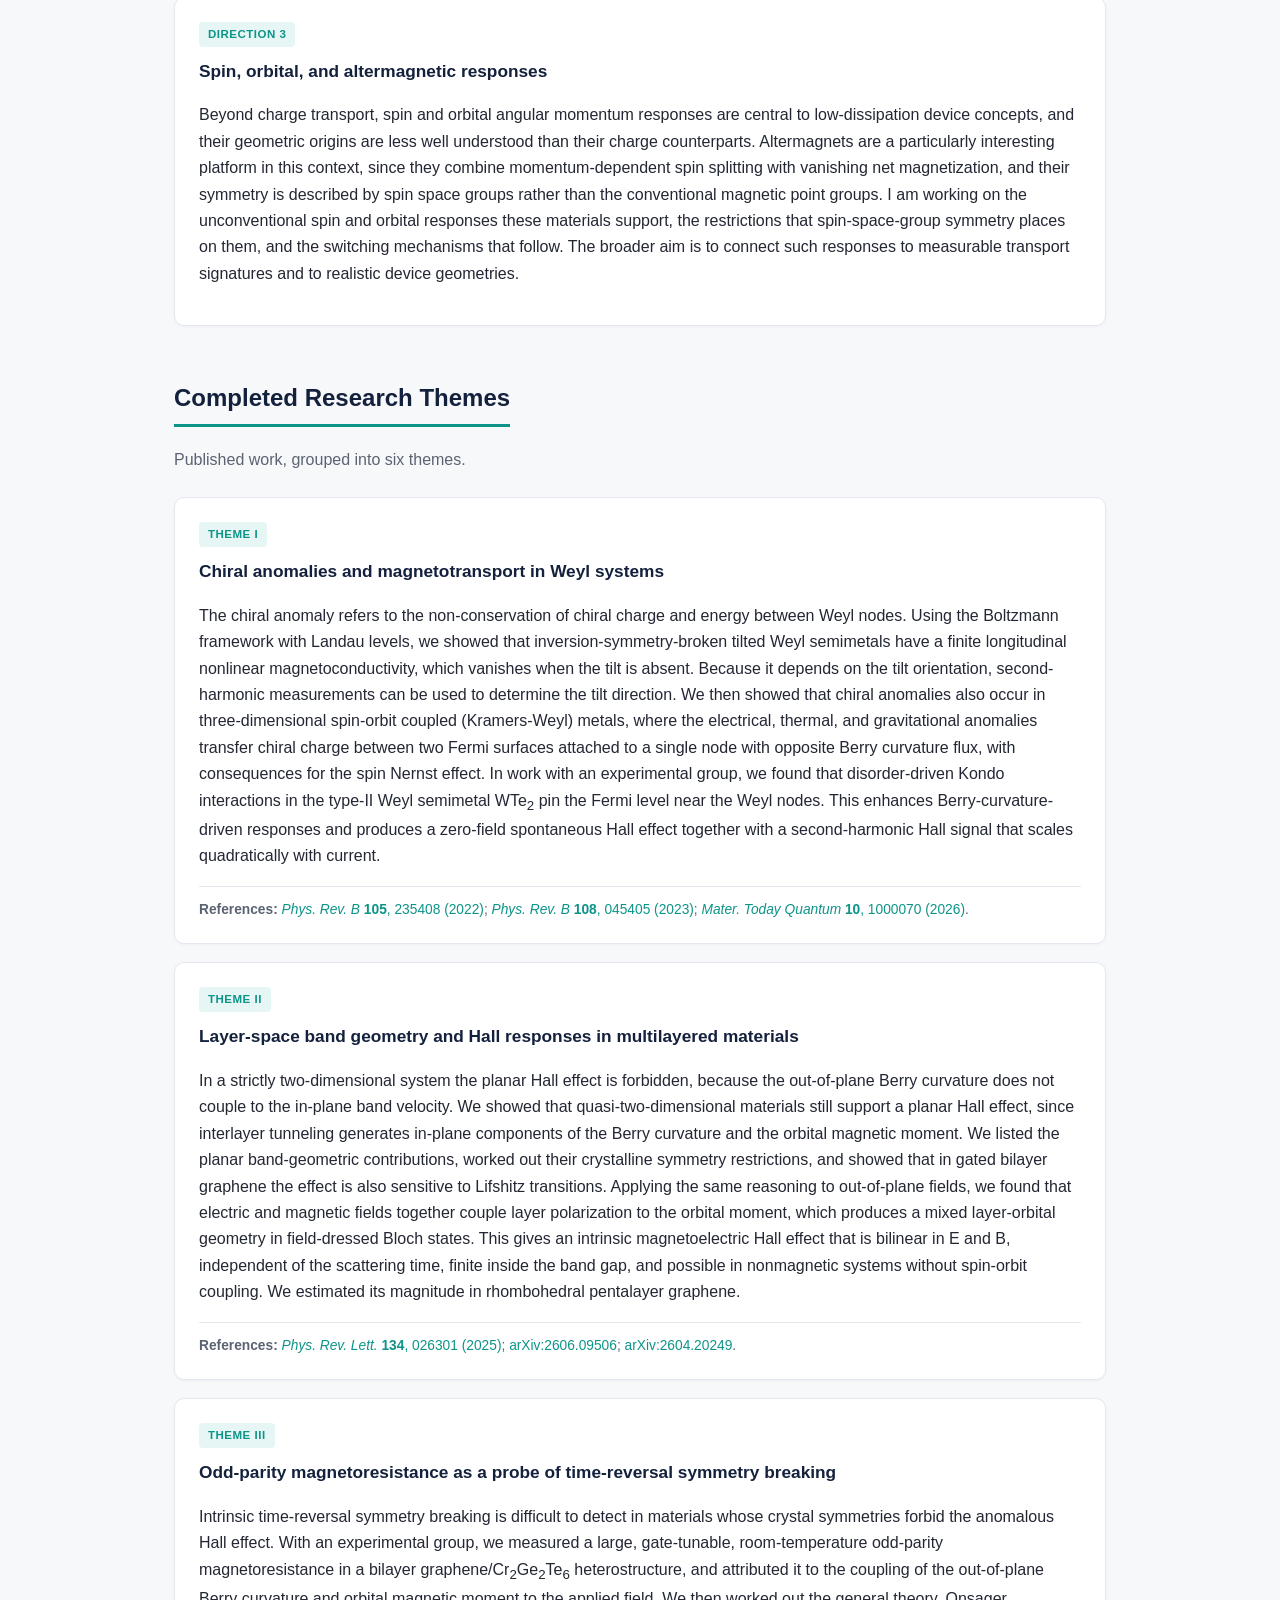
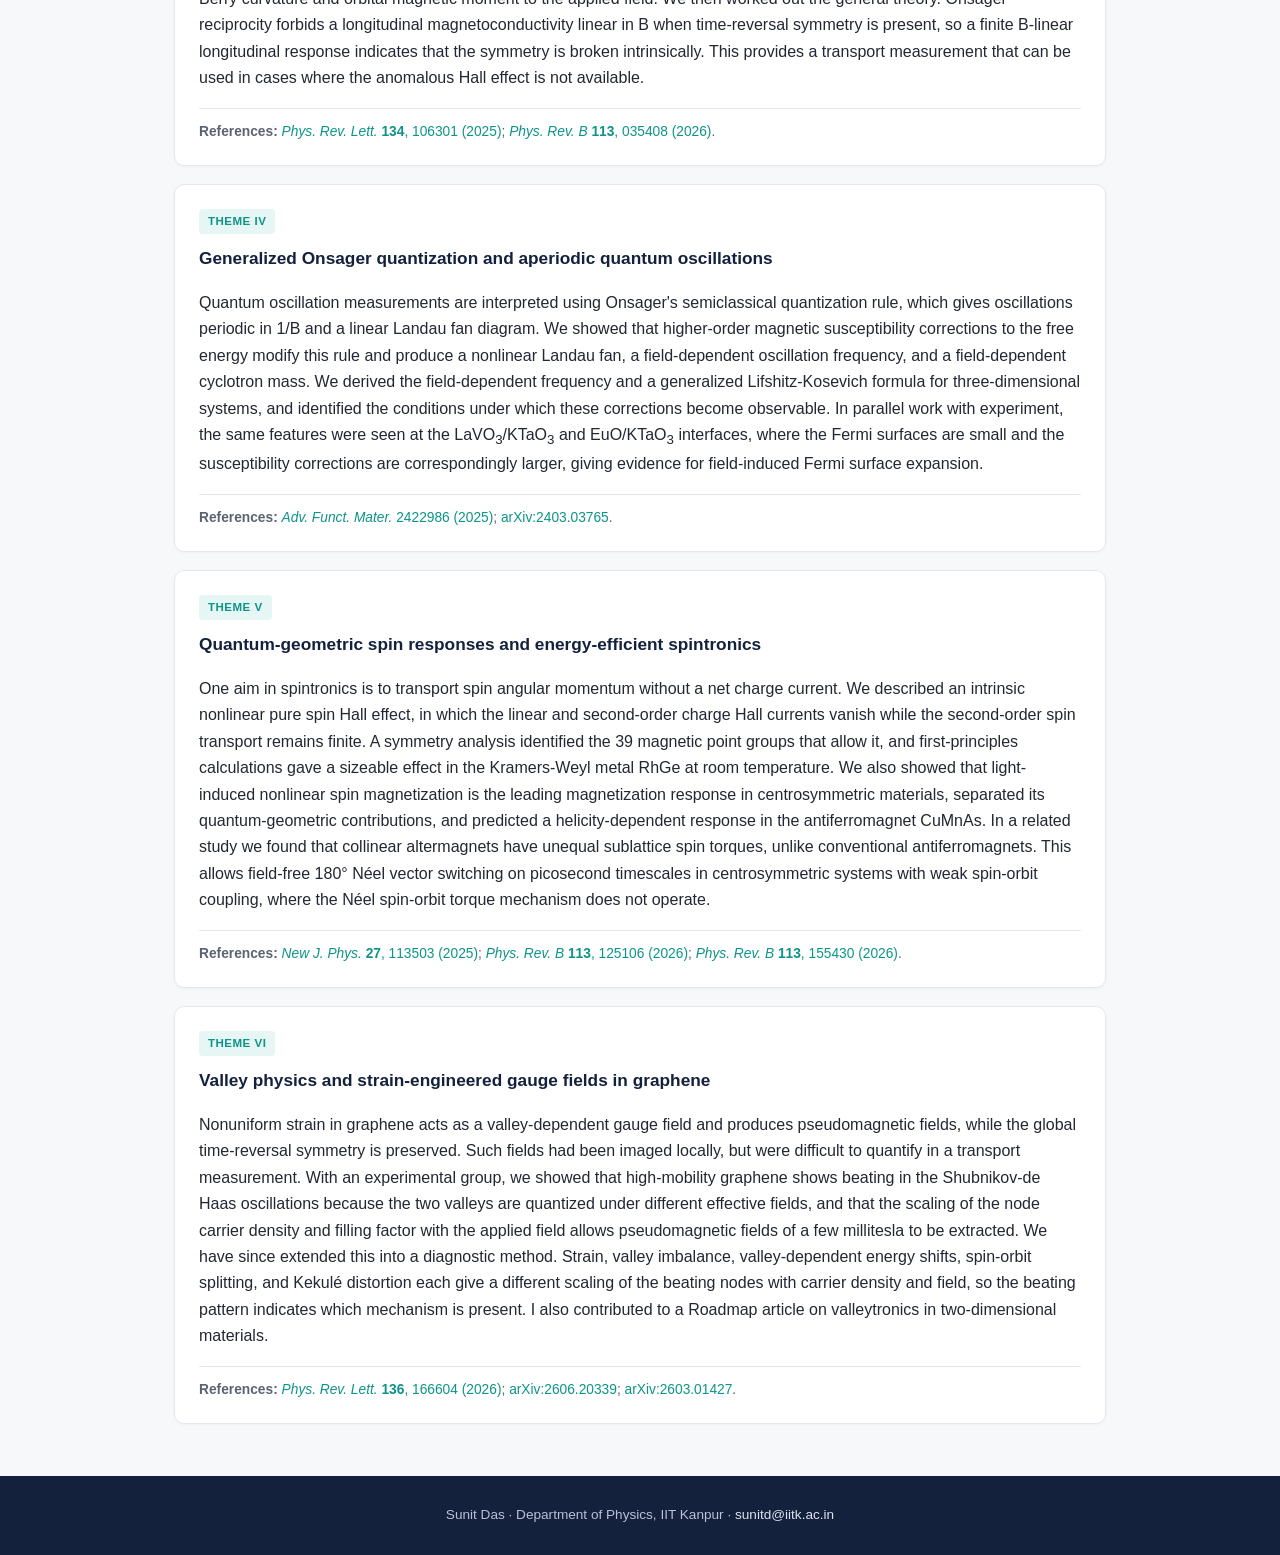
<file: research.html>
<!DOCTYPE html>
<html lang="en">
<head>
<meta charset="UTF-8">
<meta name="viewport" content="width=device-width, initial-scale=1.0">
<title>Research | Sunit Das</title>
<meta name="description" content="Research of Sunit Das on quantum geometry, chiral anomalies, planar Hall effects, quantum oscillations, spintronics, and valleytronics.">
<link rel="stylesheet" href="css/style.css">
</head>
<body>

<header class="site-header">
  <div class="nav-inner">
    <a class="brand" href="index.html">Sunit Das<small>Department of Physics, IIT Kanpur</small></a>
    <button class="nav-toggle" aria-label="Toggle menu">&#9776;</button>
    <nav class="main-nav">
      <ul>
        <li><a href="index.html">Home</a></li>
        <li><a href="research.html" class="active">Research</a></li>
        <li><a href="publications.html">Publications</a></li>
        <li><a href="background.html">Academic Background</a></li>
        <li><a href="contact.html">Contact</a></li>
      </ul>
    </nav>
  </div>
</header>

<main class="wrap" style="padding-top:48px;">

  <section>
    <h2>Research Overview</h2>
    <p>
  I work on the microscopic theory of transport and optical phenomena in quantum materials, with a particular focus on the role of quantum geometry. While the electronic band structure determines the energy spectrum of a crystal, the geometry of its Bloch wavefunctions provides an additional layer of information that governs many measurable responses to electric, magnetic, and optical fields. My research seeks to understand how geometric quantities, such as the Berry curvature, quantum metric, and orbital and spin magnetic moments, and, more recently, higher-order quantum geometric objects, manifest themselves in experimentally observable phenomena.
</p>
    <p>
Rather than studying quantum geometry in isolation, I am interested in identifying physical responses that reveal it. A typical project begins by asking whether a particular electrical, optical, or spin response is permitted by symmetry, develops a microscopic theory for its geometric origin, identifies realistic material platforms where it should be observable, and proposes experimental signatures. My work has explored a broad range of quantum geometric phenomena, including nonlinear Hall and spin transport, magnetotransport, optical responses, transport in topological materials, and altermagnetic switching. More recently, I have been investigating the role of higher-order quantum geometry in generating nonlinear optical and transport phenomena beyond the conventional Berry curvature and quantum metric paradigm. Unconventional spin and orbital responses in altermagnets, and their spin-space-group symmetry restrictions, are another frontier I am working on.
</p>
    <p>
Methodologically, I combine semiclassical Boltzmann transport theory, quantum kinetic (density-matrix) theory, and Wannier-based numerical calculations to bridge fundamental theory with experimentally relevant predictions. Several of my works have been carried out in close collaboration with experimental groups, and a number of the theoretical predictions have subsequently been verified experimentally.
    </p>

  </section>

  <section>
    <h2>Ongoing and Future Directions</h2>
    <p class="section-intro">
      The broad directions I am currently pursuing and would like to develop further.
    </p>

    <div class="card">
      <div class="tag">Direction 1</div>
      <h3>Higher-order quantum geometry driven nonlinear transport and optics</h3>
      <p class="abstract">
        Most quantum geometric responses studied so far are governed by the Berry curvature and the quantum
        metric. These are only the leading geometric quantities, however, and a richer set of higher-order
        objects becomes relevant once one goes beyond linear order in the applied fields. Quantities such
        as the Berry connection polarizability, and higher moments of the quantum geometric tensor, enter
        the intrinsic nonlinear conductivities, second-harmonic generation, and photocurrent responses, and
        they remain comparatively unexplored. I am interested in developing a systematic understanding of
        which geometric object governs which nonlinear response, what symmetry conditions make it
        observable, and how it can be tuned in practice. Multilayer and moiré platforms, where gating,
        twist angle, and displacement field offer direct control over the wavefunctions, seem to me natural
        settings in which to pursue this.
      </p>
    </div>

    <div class="card">
      <div class="tag">Direction 2</div>
      <h3>Correlated quantum geometry and superconducting transport</h3>
      <p class="abstract">
        Much of the quantum geometric framework has been developed for weakly interacting systems. In
        flat-band and moiré materials, where interactions dominate and the band velocity is small,
        geometric contributions become essential, and they enter quantities such as the superfluid
        stiffness that have no simple semiclassical counterpart. I would like to extend the response theory
        I have worked with to this regime, and to understand how quantum geometry shapes superconducting
        transport, including Josephson coupling and nonreciprocal responses such as the superconducting
        diode effect. A question I find particularly interesting is how the symmetry framework that
        organizes normal-state responses carries over to the superconducting state, and what it implies for
        identifying geometric contributions experimentally.
      </p>
    </div>

    <div class="card">
      <div class="tag">Direction 3</div>
      <h3>Spin, orbital, and altermagnetic responses</h3>
      <p class="abstract">
        Beyond charge transport, spin and orbital angular momentum responses are central to low-dissipation
        device concepts, and their geometric origins are less well understood than their charge
        counterparts. Altermagnets are a particularly interesting platform in this context, since they
        combine momentum-dependent spin splitting with vanishing net magnetization, and their symmetry is
        described by spin space groups rather than the conventional magnetic point groups. I am working on
        the unconventional spin and orbital responses these materials support, the restrictions that
        spin-space-group symmetry places on them, and the switching mechanisms that follow. The broader aim
        is to connect such responses to measurable transport signatures and to realistic device geometries.
      </p>
    </div>

   
  </section>

  <section>
    <h2>Completed Research Themes</h2>
    <p class="section-intro">
      Published work, grouped into six themes.
    </p>

    <div class="card">
      <div class="tag">Theme I</div>
      <h3>Chiral anomalies and magnetotransport in Weyl systems</h3>
      <p class="abstract">
        The chiral anomaly refers to the non-conservation of chiral charge and energy between Weyl nodes.
        Using the Boltzmann framework with Landau levels, we showed that inversion-symmetry-broken tilted
        Weyl semimetals have a finite longitudinal nonlinear magnetoconductivity, which vanishes when the
        tilt is absent. Because it depends on the tilt orientation, second-harmonic measurements can be
        used to determine the tilt direction. We then showed that chiral anomalies also occur in
        three-dimensional spin-orbit coupled (Kramers-Weyl) metals, where the electrical, thermal, and
        gravitational anomalies transfer chiral charge between two Fermi surfaces attached to a single node
        with opposite Berry curvature flux, with consequences for the spin Nernst effect. In work with an
        experimental group, we found that disorder-driven Kondo interactions in the type-II Weyl semimetal
        WTe<sub>2</sub> pin the Fermi level near the Weyl nodes. This enhances Berry-curvature-driven
        responses and produces a zero-field spontaneous Hall effect together with a second-harmonic Hall
        signal that scales quadratically with current.
      </p>
      <div class="refs">
        <b>References:</b>
        <a href="https://journals.aps.org/prb/abstract/10.1103/PhysRevB.105.235408" target="_blank" rel="noopener"><em>Phys. Rev. B</em> <b>105</b>, 235408 (2022)</a>;
        <a href="https://journals.aps.org/prb/abstract/10.1103/PhysRevB.108.045405" target="_blank" rel="noopener"><em>Phys. Rev. B</em> <b>108</b>, 045405 (2023)</a>;
        <a href="https://www.sciencedirect.com/science/article/pii/S2950257826000120" target="_blank" rel="noopener"><em>Mater. Today Quantum</em> <b>10</b>, 1000070 (2026)</a>.
      </div>
    </div>

    <div class="card">
      <div class="tag">Theme II</div>
      <h3>Layer-space band geometry and Hall responses in multilayered materials</h3>
      <p class="abstract">
        In a strictly two-dimensional system the planar Hall effect is forbidden, because the out-of-plane
        Berry curvature does not couple to the in-plane band velocity. We showed that quasi-two-dimensional
        materials still support a planar Hall effect, since interlayer tunneling generates in-plane
        components of the Berry curvature and the orbital magnetic moment. We listed the planar
        band-geometric contributions, worked out their crystalline symmetry restrictions, and showed that
        in gated bilayer graphene the effect is also sensitive to Lifshitz transitions. Applying the same
        reasoning to out-of-plane fields, we found that electric and magnetic fields together couple layer
        polarization to the orbital moment, which produces a mixed layer-orbital geometry in field-dressed
        Bloch states. This gives an intrinsic magnetoelectric Hall effect that is bilinear in E and B,
        independent of the scattering time, finite inside the band gap, and possible in nonmagnetic systems
        without spin-orbit coupling. We estimated its magnitude in rhombohedral pentalayer graphene.
      </p>
      <div class="refs">
        <b>References:</b>
        <a href="https://journals.aps.org/prl/abstract/10.1103/PhysRevLett.134.026301" target="_blank" rel="noopener"><em>Phys. Rev. Lett.</em> <b>134</b>, 026301 (2025)</a>; <a href="https://arxiv.org/abs/2606.09506" target="_blank" rel="noopener">arXiv:2606.09506</a>;
        <a href="https://arxiv.org/abs/2604.20249" target="_blank" rel="noopener">arXiv:2604.20249</a>.
      </div>
    </div>

    <div class="card">
      <div class="tag">Theme III</div>
      <h3>Odd-parity magnetoresistance as a probe of time-reversal symmetry breaking</h3>
      <p class="abstract">
        Intrinsic time-reversal symmetry breaking is difficult to detect in materials whose crystal
        symmetries forbid the anomalous Hall effect. With an experimental group, we measured a large,
        gate-tunable, room-temperature odd-parity magnetoresistance in a bilayer
        graphene/Cr<sub>2</sub>Ge<sub>2</sub>Te<sub>6</sub> heterostructure, and attributed it to the
        coupling of the out-of-plane Berry curvature and orbital magnetic moment to the applied field. We
        then worked out the general theory. Onsager reciprocity forbids a longitudinal magnetoconductivity
        linear in B when time-reversal symmetry is present, so a finite B-linear longitudinal response
        indicates that the symmetry is broken intrinsically. This provides a transport measurement that can
        be used in cases where the anomalous Hall effect is not available.
      </p>
      <div class="refs">
        <b>References:</b>
        <a href="https://journals.aps.org/prl/abstract/10.1103/PhysRevLett.134.106301" target="_blank" rel="noopener"><em>Phys. Rev. Lett.</em> <b>134</b>, 106301 (2025)</a>;
        <a href="https://journals.aps.org/prb/abstract/10.1103/h9j8-2bqy" target="_blank" rel="noopener"><em>Phys. Rev. B</em> <b>113</b>, 035408 (2026)</a>.
      </div>
    </div>

    <div class="card">
      <div class="tag">Theme IV</div>
      <h3>Generalized Onsager quantization and aperiodic quantum oscillations</h3>
      <p class="abstract">
        Quantum oscillation measurements are interpreted using Onsager's semiclassical quantization rule,
        which gives oscillations periodic in 1/B and a linear Landau fan diagram. We showed that
        higher-order magnetic susceptibility corrections to the free energy modify this rule and produce a
        nonlinear Landau fan, a field-dependent oscillation frequency, and a field-dependent cyclotron
        mass. We derived the field-dependent frequency and a generalized Lifshitz-Kosevich formula for
        three-dimensional systems, and identified the conditions under which these corrections become
        observable. In parallel work with experiment, the same features were seen at the
        LaVO<sub>3</sub>/KTaO<sub>3</sub> and EuO/KTaO<sub>3</sub> interfaces, where the Fermi surfaces are
        small and the susceptibility corrections are correspondingly larger, giving evidence for
        field-induced Fermi surface expansion.
      </p>
      <div class="refs">
        <b>References:</b>
        <a href="https://advanced.onlinelibrary.wiley.com/doi/10.1002/adfm.202422986" target="_blank" rel="noopener"><em>Adv. Funct. Mater.</em> 2422986 (2025)</a>;
        <a href="https://arxiv.org/abs/2403.03765" target="_blank" rel="noopener">arXiv:2403.03765</a>.
      </div>
    </div>

    <div class="card">
      <div class="tag">Theme V</div>
      <h3>Quantum-geometric spin responses and energy-efficient spintronics</h3>
      <p class="abstract">
        One aim in spintronics is to transport spin angular momentum without a net charge current. We
        described an intrinsic nonlinear pure spin Hall effect, in which the linear and second-order charge
        Hall currents vanish while the second-order spin transport remains finite. A symmetry analysis
        identified the 39 magnetic point groups that allow it, and first-principles calculations gave a
        sizeable effect in the Kramers-Weyl metal RhGe at room temperature. We also showed that
        light-induced nonlinear spin magnetization is the leading magnetization response in centrosymmetric
        materials, separated its quantum-geometric contributions, and predicted a helicity-dependent
        response in the antiferromagnet CuMnAs. In a related study we found that collinear altermagnets
        have unequal sublattice spin torques, unlike conventional antiferromagnets. This allows field-free
        180° Néel vector switching on picosecond timescales in centrosymmetric systems with weak spin-orbit
        coupling, where the Néel spin-orbit torque mechanism does not operate.
      </p>
      <div class="refs">
        <b>References:</b>
        <a href="https://iopscience.iop.org/article/10.1088/1367-2630/ae1868" target="_blank" rel="noopener"><em>New J. Phys.</em> <b>27</b>, 113503 (2025)</a>;
        <a href="https://doi.org/10.1103/swzr-55sp" target="_blank" rel="noopener"><em>Phys. Rev. B </em> <b>113</b>, 125106 (2026)</a>;
        <a href="https://doi.org/10.1103/kzcp-wcj6" target="_blank" rel="noopener"><em>Phys. Rev. B</em> <b>113</b>, 155430 (2026)</a>.
      </div>
    </div>

    <div class="card">
      <div class="tag">Theme VI</div>
      <h3>Valley physics and strain-engineered gauge fields in graphene</h3>
      <p class="abstract">
        Nonuniform strain in graphene acts as a valley-dependent gauge field and produces pseudomagnetic
        fields, while the global time-reversal symmetry is preserved. Such fields had been imaged locally,
        but were difficult to quantify in a transport measurement. With an experimental group, we showed
        that high-mobility graphene shows beating in the Shubnikov-de Haas oscillations because the two
        valleys are quantized under different effective fields, and that the scaling of the node carrier
        density and filling factor with the applied field allows pseudomagnetic fields of a few millitesla
        to be extracted. We have since extended this into a diagnostic method. Strain, valley imbalance,
        valley-dependent energy shifts, spin-orbit splitting, and Kekulé distortion each give a different
        scaling of the beating nodes with carrier density and field, so the beating pattern indicates which
        mechanism is present. I also contributed to a Roadmap article on valleytronics in two-dimensional
        materials.
      </p>
      <div class="refs">
        <b>References:</b>
        <a href="https://doi.org/10.1103/vcry-z8kl" target="_blank" rel="noopener"><em>Phys. Rev. Lett.</em> <b>136</b>, 166604 (2026)</a>;
        <a href="https://arxiv.org/abs/2606.20339" target="_blank" rel="noopener">arXiv:2606.20339</a>;
        <a href="https://arxiv.org/abs/2603.01427" target="_blank" rel="noopener">arXiv:2603.01427</a>.
      </div>
    </div>
  </section>

</main>

<footer>
  <div class="wrap">
    Sunit Das &middot; Department of Physics, IIT Kanpur &middot;
    <a href="mailto:sunitd@iitk.ac.in">sunitd@iitk.ac.in</a>
  </div>
</footer>

<script src="js/main.js"></script>
</body>
</html>
</file>
<file: css/style.css>
:root {
  --navy: #14213d;
  --navy-light: #1f2f57;
  --teal: #0d9488;
  --teal-light: #14b8a6;
  --bg: #f7f8fa;
  --card: #ffffff;
  --text: #232733;
  --muted: #5b6272;
  --border: #e5e8ee;
  --maxw: 980px;
  font-size: 16px;
}

* { box-sizing: border-box; }

html { scroll-behavior: smooth; }

body {
  margin: 0;
  font-family: -apple-system, BlinkMacSystemFont, "Segoe UI", Roboto, Helvetica, Arial, sans-serif;
  color: var(--text);
  background: var(--bg);
  line-height: 1.65;
}

a { color: var(--teal); text-decoration: none; }
a:hover { text-decoration: underline; }

img { max-width: 100%; display: block; border-radius: 8px; }

.wrap {
  max-width: var(--maxw);
  margin: 0 auto;
  padding: 0 24px;
}

/* ---------- Header / Nav ---------- */
header.site-header {
  background: var(--navy);
  color: #fff;
  position: sticky;
  top: 0;
  z-index: 50;
  box-shadow: 0 1px 8px rgba(0,0,0,0.15);
}

.nav-inner {
  max-width: var(--maxw);
  margin: 0 auto;
  padding: 14px 24px;
  display: flex;
  align-items: center;
  justify-content: space-between;
}

.brand {
  font-weight: 700;
  font-size: 1.2rem;
  color: #fff;
  letter-spacing: 0.2px;
}
.brand:hover { text-decoration: none; opacity: 0.9; }
.brand small {
  display: block;
  font-weight: 400;
  font-size: 0.72rem;
  color: #b7c0d8;
  letter-spacing: 0.3px;
}

nav.main-nav ul {
  list-style: none;
  display: flex;
  gap: 4px;
  margin: 0;
  padding: 0;
}

nav.main-nav a {
  color: #dbe1ee;
  padding: 8px 14px;
  border-radius: 6px;
  font-size: 0.93rem;
  font-weight: 500;
  transition: background 0.15s, color 0.15s;
}

nav.main-nav a:hover,
nav.main-nav a.active {
  background: rgba(255,255,255,0.12);
  color: #fff;
  text-decoration: none;
}

.nav-toggle {
  display: none;
  background: none;
  border: none;
  color: #fff;
  font-size: 1.5rem;
  cursor: pointer;
}

@media (max-width: 720px) {
  nav.main-nav {
    display: none;
    width: 100%;
  }
  nav.main-nav.open { display: block; }
  nav.main-nav ul {
    flex-direction: column;
    padding: 8px 0 16px;
  }
  .nav-toggle { display: block; }
  .nav-inner { flex-wrap: wrap; }
}

/* ---------- Hero ---------- */
.hero {
  position: relative;
  overflow: hidden;
  color: #fff;
  padding: 76px 0 68px;
  background:
    /* teal glow, upper right */
    radial-gradient(ellipse 60% 70% at 78% 22%, rgba(20,184,166,0.20), transparent 62%),
    /* violet counter-glow, lower left */
    radial-gradient(ellipse 55% 65% at 12% 92%, rgba(129,80,200,0.16), transparent 60%),
    /* honeycomb lattice */
    url("../assets/hero-lattice.svg"),
    /* base */
    linear-gradient(135deg, #0f1a33 0%, var(--navy) 42%, var(--navy-light) 78%, #263a66 100%);
  background-size: auto, auto, 62px 107px, auto;
  background-repeat: no-repeat, no-repeat, repeat, no-repeat;
}

/* Brillouin zone accent, right side */
.hero::before {
  content: "";
  position: absolute;
  top: 50%;
  right: -70px;
  width: 420px;
  height: 420px;
  transform: translateY(-50%);
  background: url("../assets/hero-bz.svg") center/contain no-repeat;
  opacity: 0.55;
  pointer-events: none;
}

/* fade into the page below */
.hero::after {
  content: "";
  position: absolute;
  left: 0;
  right: 0;
  bottom: 0;
  height: 90px;
  background: linear-gradient(to bottom, transparent, rgba(247,248,250,0.10));
  pointer-events: none;
}

.hero .wrap {
  position: relative;
  z-index: 1;
  display: flex;
  align-items: center;
  gap: 44px;
  flex-wrap: wrap;
}

.hero-photo {
  width: 320px;
  height: 320px;
  border-radius: 50%;
  object-fit: cover;
  /* Framing of the crop. Lower the percentage to shift the visible area upward. */
  object-position: center 25%;
  background: #1f2f57;
  border: 6px solid rgba(255,255,255,0.16);
  box-shadow: 0 0 0 1px rgba(94,234,212,0.35), 0 10px 34px rgba(0,0,0,0.32);
  flex-shrink: 0;
}

@media (max-width: 1080px) {
  .hero::before { right: -150px; opacity: 0.35; }
  .hero-photo { width: 280px; height: 280px; }
}
@media (max-width: 780px) {
  .hero::before { display: none; }
  .hero-photo { width: 230px; height: 230px; }
  .hero .wrap { gap: 28px; }
}
.hero-text {
  flex: 1 1 380px;
  max-width: 600px;
}
.hero-text h1 {
  margin: 0 0 6px;
  font-size: 2.3rem;
  letter-spacing: -0.4px;
  text-shadow: 0 2px 14px rgba(0,0,0,0.28);
}
.hero-text .role {
  color: var(--teal-light);
  font-weight: 600;
  margin-bottom: 14px;
  font-size: 1.05rem;
}
.hero-text p {
  color: #cfd6e6;
  max-width: 640px;
  margin: 0;
}
.hero-links { margin-top: 18px; display: flex; gap: 10px; flex-wrap: wrap; }
.btn {
  display: inline-block;
  padding: 9px 18px;
  border-radius: 6px;
  font-weight: 600;
  font-size: 0.9rem;
  background: var(--teal);
  color: #fff;
  transition: background 0.15s;
}
.btn:hover { background: var(--teal-light); text-decoration: none; }
.btn.outline {
  background: transparent;
  border: 1.5px solid rgba(255,255,255,0.4);
  color: #fff;
}
.btn.outline:hover { border-color: #fff; background: rgba(255,255,255,0.08); }

/* ---------- Sections ---------- */
main { padding: 48px 0 72px; }
section { margin-bottom: 52px; }
section h2 {
  font-size: 1.5rem;
  color: var(--navy);
  margin: 0 0 6px;
  border-bottom: 3px solid var(--teal);
  display: inline-block;
  padding-bottom: 6px;
}
section .section-intro {
  color: var(--muted);
  margin: 14px 0 24px;
  max-width: 760px;
}

.card {
  background: var(--card);
  border: 1px solid var(--border);
  border-radius: 10px;
  padding: 22px 24px;
  margin-bottom: 18px;
  box-shadow: 0 1px 3px rgba(20,33,61,0.04);
}

.card h3 { margin-top: 0; color: var(--navy); font-size: 1.08rem; }

.tag {
  display: inline-block;
  font-size: 0.72rem;
  font-weight: 700;
  text-transform: uppercase;
  letter-spacing: 0.5px;
  color: var(--teal);
  background: #e6f6f4;
  padding: 3px 9px;
  border-radius: 4px;
  margin-bottom: 10px;
}

.grid-3 {
  display: grid;
  grid-template-columns: repeat(3, 1fr);
  gap: 18px;
}
@media (max-width: 780px) {
  .grid-3 { grid-template-columns: 1fr; }
}

/* Reference line under a research theme */
.refs {
  margin-top: 14px;
  padding-top: 12px;
  border-top: 1px solid var(--border);
  font-size: 0.86rem;
  color: var(--muted);
}
.refs strong { color: var(--navy); font-weight: 600; }
.refs a { font-weight: 500; }

/* News list */
.news-list { list-style: none; margin: 0; padding: 0; }
.news-list li {
  display: flex;
  gap: 16px;
  padding: 11px 0;
  border-bottom: 1px solid var(--border);
  font-size: 0.94rem;
}
.news-list li:last-child { border-bottom: none; }
.news-date {
  flex: 0 0 78px;
  font-weight: 700;
  color: var(--teal);
  font-size: 0.85rem;
  padding-top: 1px;
}

/* ---------- Publications ---------- */
.pub {
  border-left: 3px solid var(--teal);
  padding: 4px 0 4px 18px;
  margin-bottom: 26px;
}
.pub .pub-num { color: var(--muted); font-weight: 700; margin-right: 6px; }
.pub h3 { margin: 0 0 4px; font-size: 1.02rem; color: var(--navy); }
.pub .authors { color: var(--muted); font-size: 0.92rem; margin-bottom: 4px; }
.pub .venue { font-size: 0.88rem; margin-bottom: 8px; }
.pub .venue a { font-weight: 600; }
.pub .abstract { font-size: 0.93rem; color: #454b5a; }
.pub .badge {
  display: inline-block;
  font-size: 0.68rem;
  font-weight: 700;
  color: #a8580c;
  background: #fef1e2;
  padding: 2px 7px;
  border-radius: 4px;
  margin-left: 6px;
  vertical-align: middle;
}
.pub-group-label {
  text-transform: uppercase;
  font-size: 0.8rem;
  letter-spacing: 0.6px;
  font-weight: 700;
  color: var(--muted);
  margin: 30px 0 14px;
}
.profile-links { margin: 10px 0 30px; display: flex; gap: 14px; }
.profile-links a {
  font-weight: 600;
  background: #eef1f7;
  padding: 8px 16px;
  border-radius: 6px;
  color: var(--navy);
}
.profile-links a:hover { background: #e2e7f2; text-decoration: none; }

/* ---------- Timeline (Academic Background) ---------- */
.timeline { position: relative; padding-left: 26px; border-left: 2px solid var(--border); }
.timeline-item { margin-bottom: 34px; position: relative; }
.timeline-item::before {
  content: "";
  position: absolute;
  left: -32px;
  top: 4px;
  width: 12px;
  height: 12px;
  border-radius: 50%;
  background: var(--teal);
  border: 2px solid #fff;
  box-shadow: 0 0 0 2px var(--teal);
}
.timeline-item h3 { margin: 0 0 2px; color: var(--navy); }
.timeline-item .dates { color: var(--muted); font-size: 0.88rem; margin-bottom: 6px; }
.timeline-item .meta { font-size: 0.92rem; }
.timeline-item .meta div { margin-bottom: 2px; }

/* ---------- Contact ---------- */
.contact-grid {
  display: grid;
  grid-template-columns: 1fr 1fr;
  gap: 24px;
}
@media (max-width: 700px) {
  .contact-grid { grid-template-columns: 1fr; }
}
.contact-item { margin-bottom: 14px; }
.contact-item .label {
  font-size: 0.75rem;
  text-transform: uppercase;
  letter-spacing: 0.5px;
  color: var(--muted);
  font-weight: 700;
}
.contact-item .value { font-size: 1rem; }
iframe.map { width: 100%; height: 260px; border: 0; border-radius: 10px; }

/* ---------- Footer ---------- */
footer {
  background: var(--navy);
  color: #b7c0d8;
  padding: 28px 0;
  font-size: 0.85rem;
  text-align: center;
}
footer a { color: #dbe1ee; }
</file>
